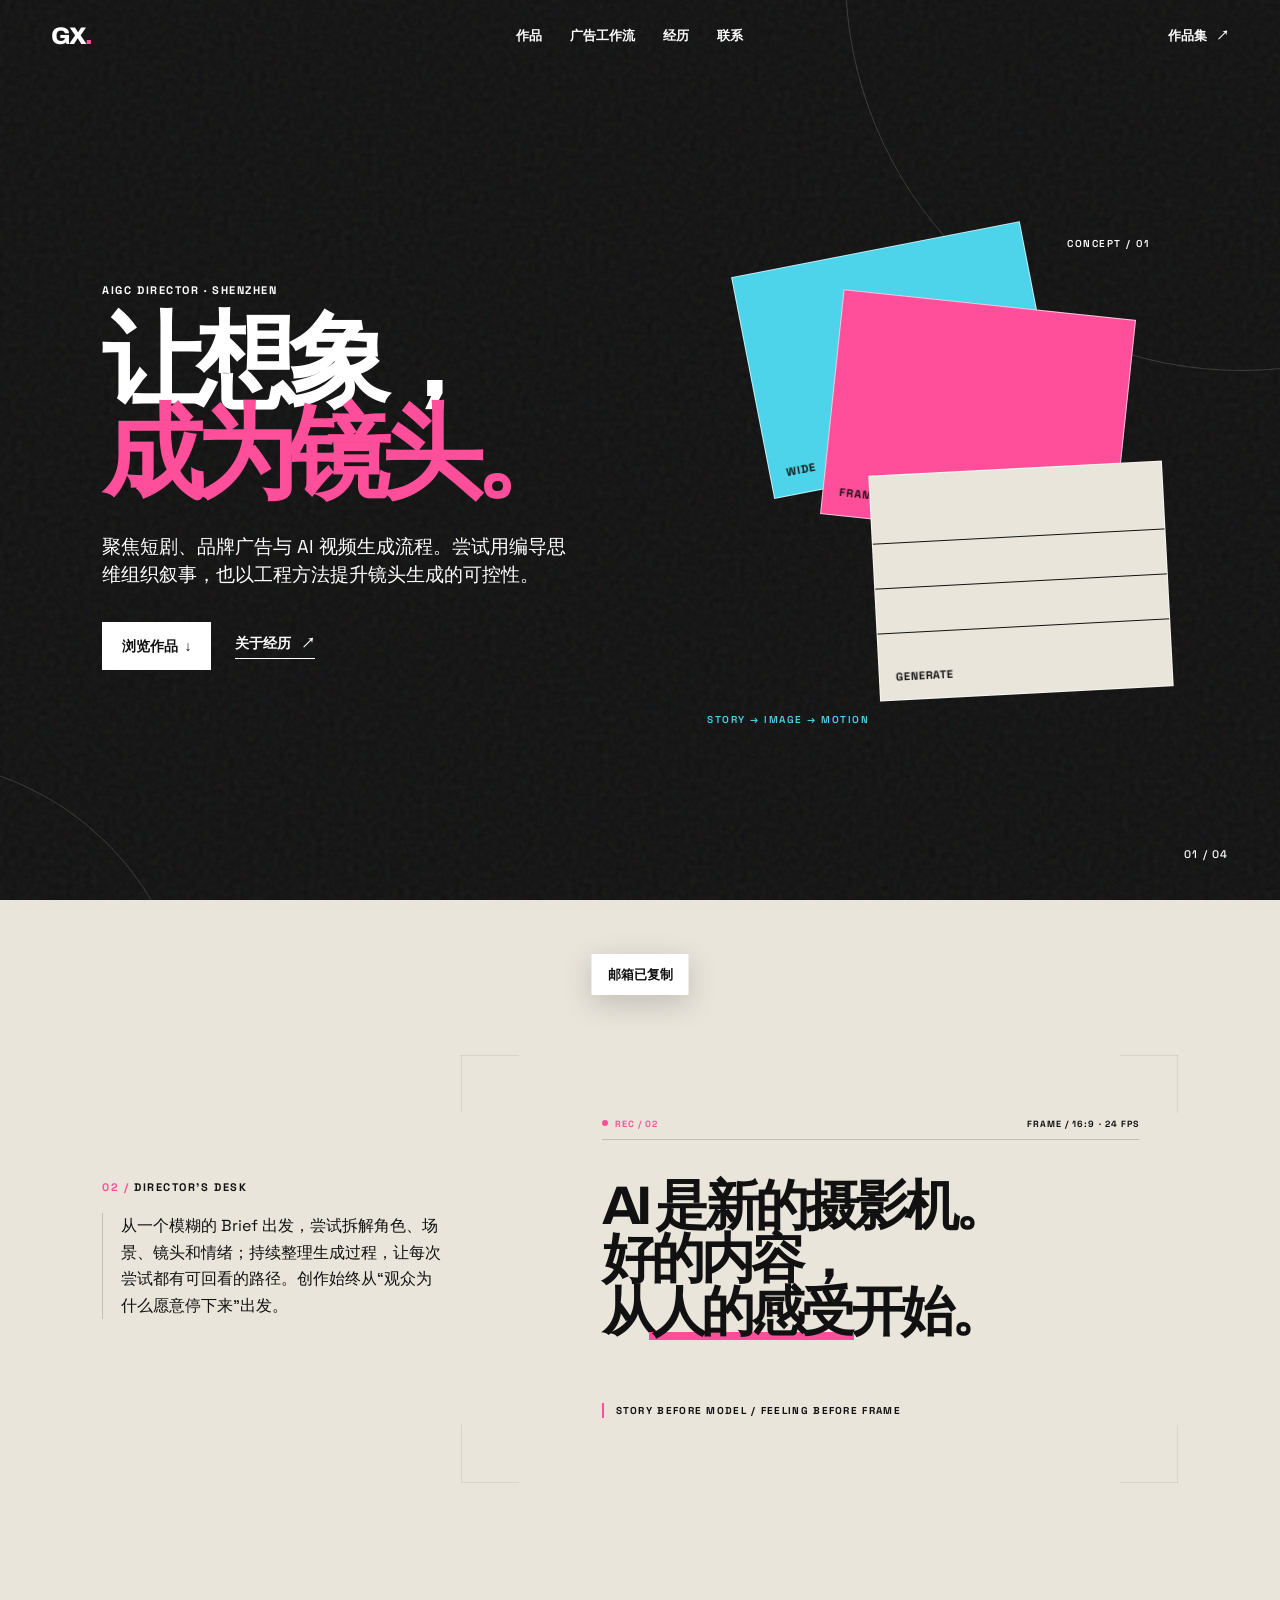
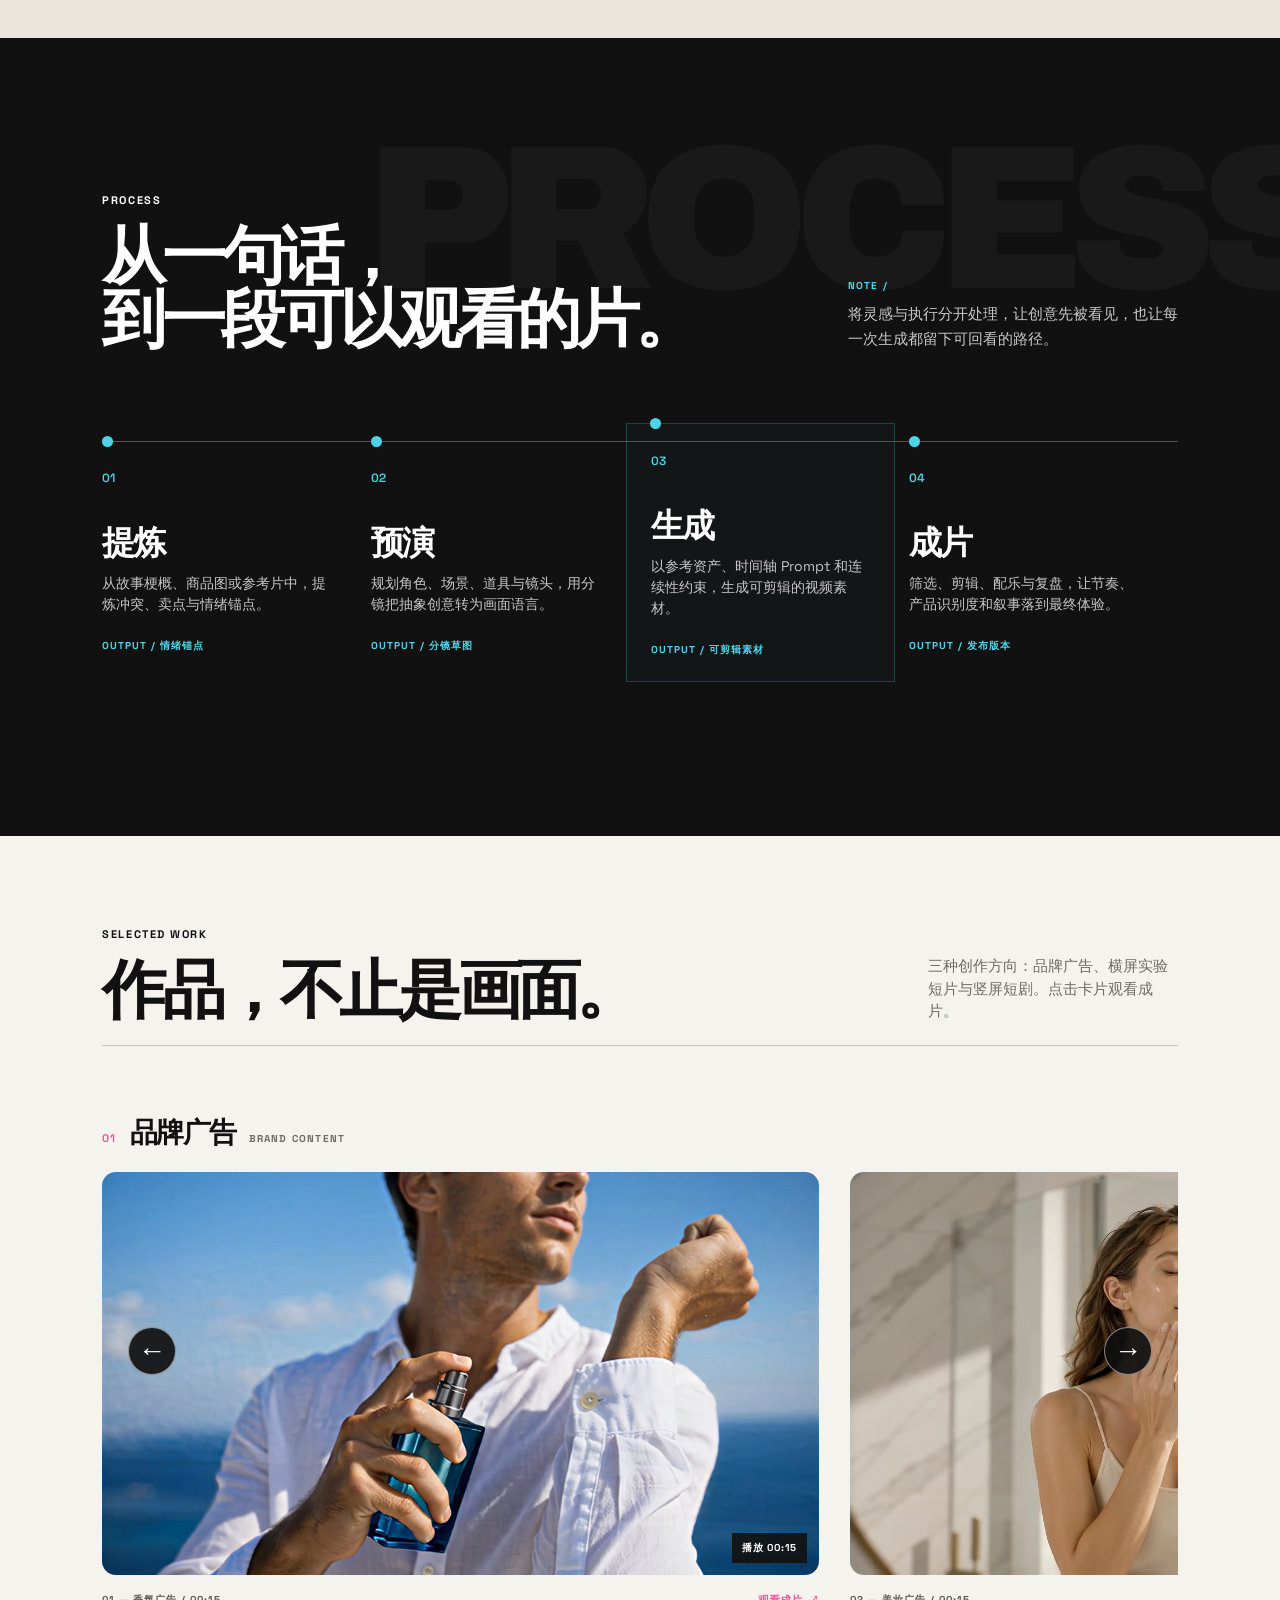
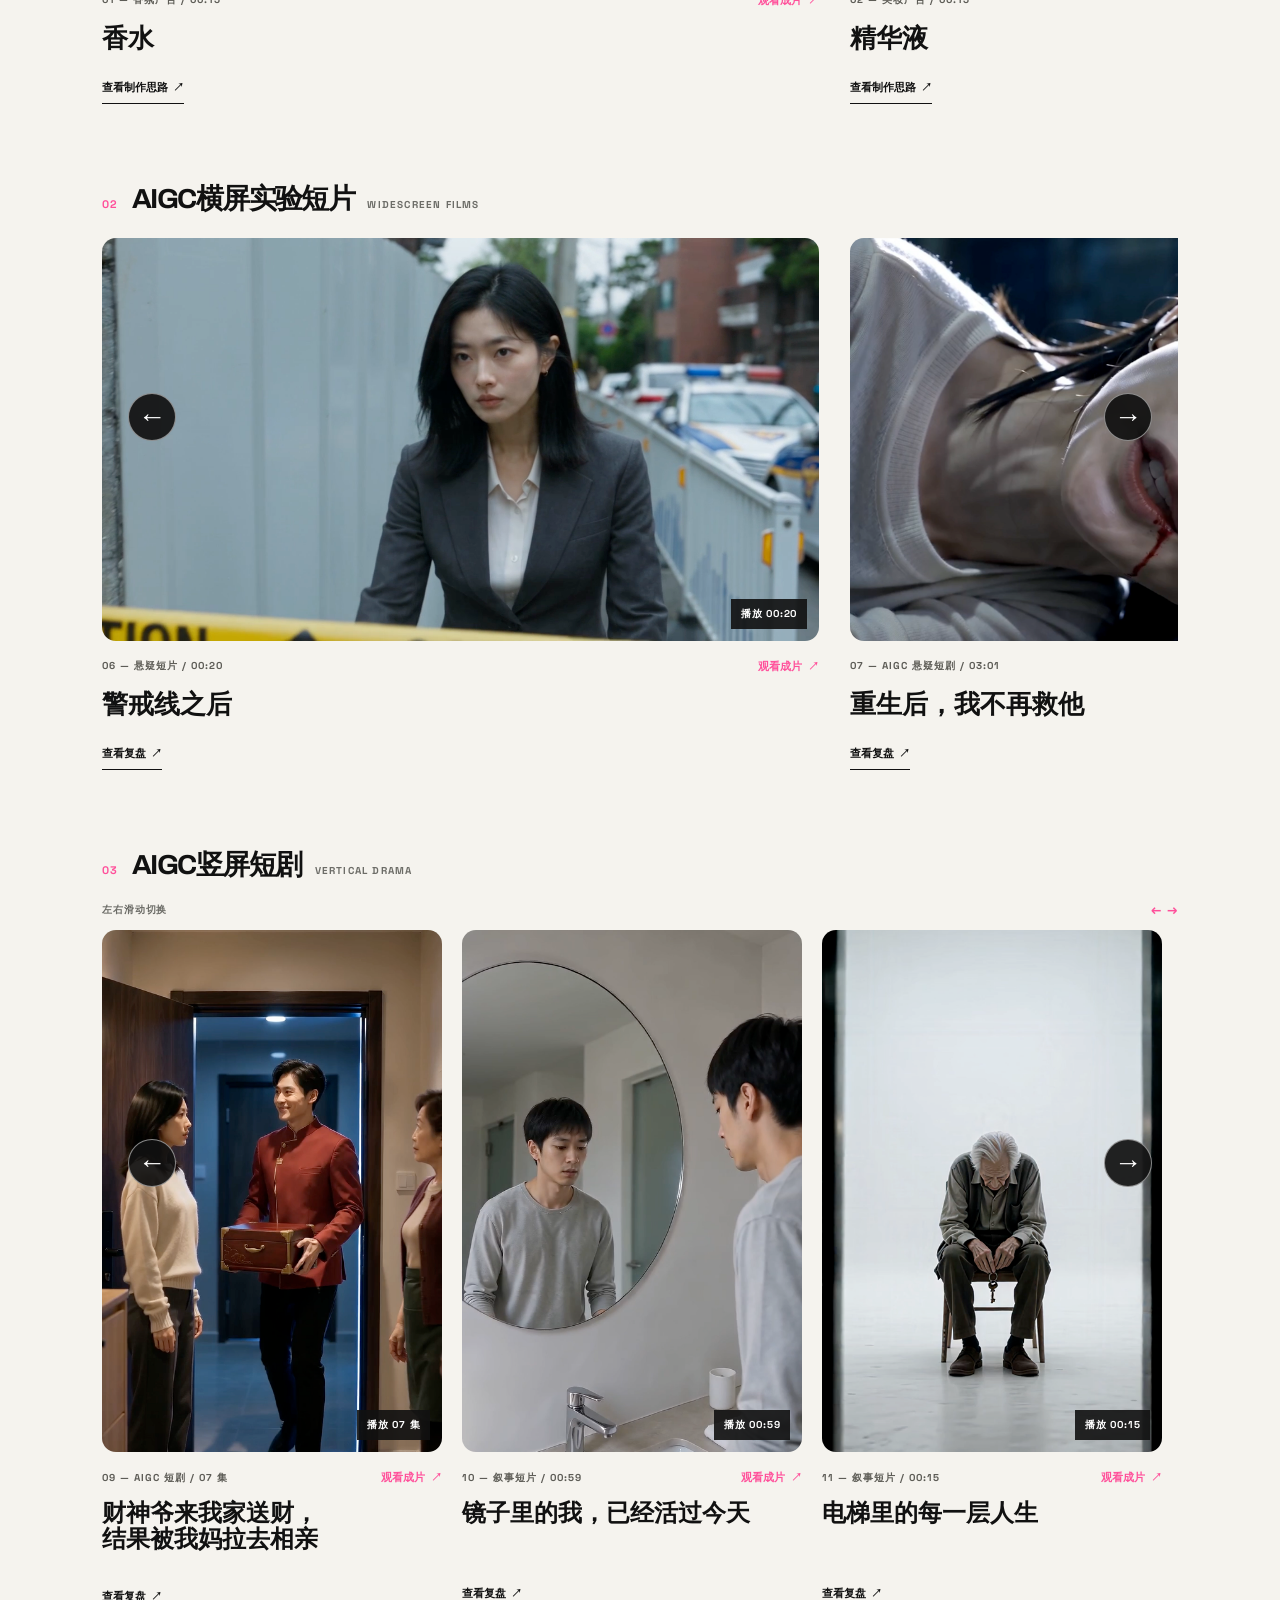
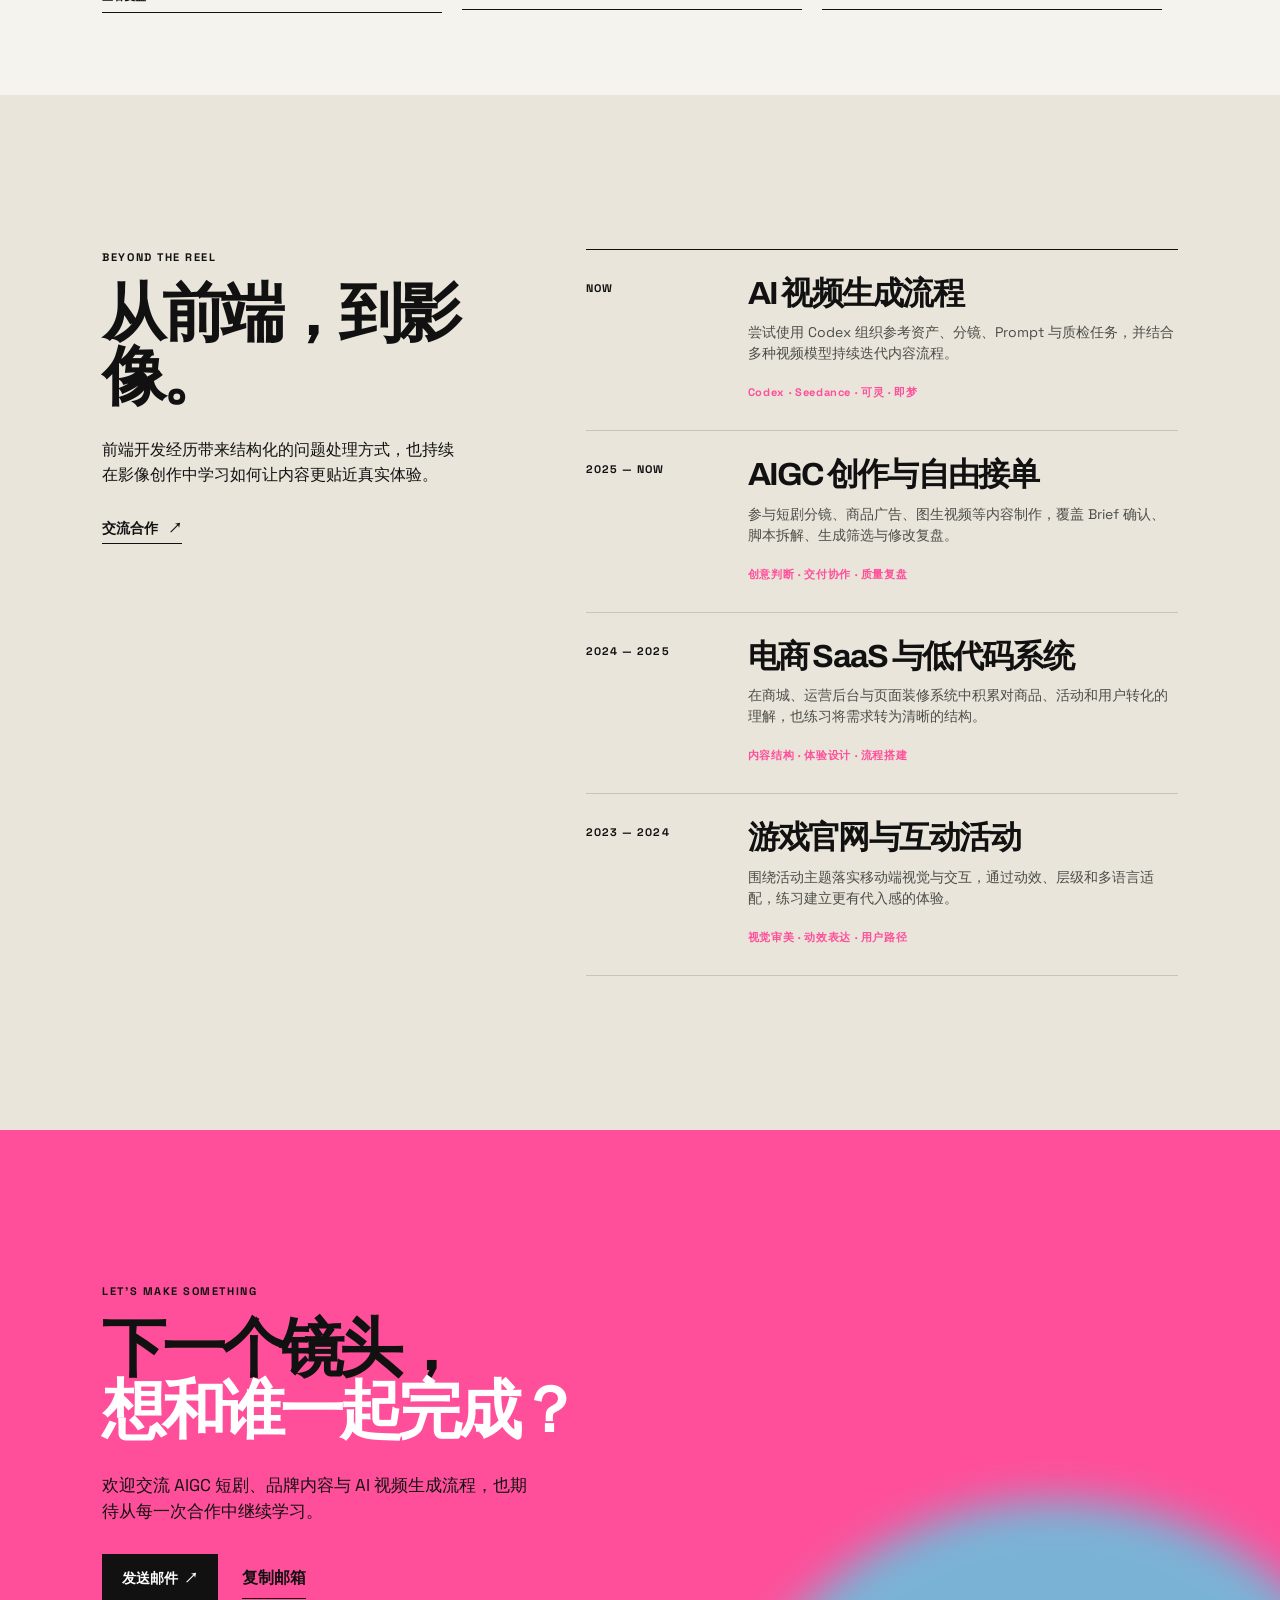
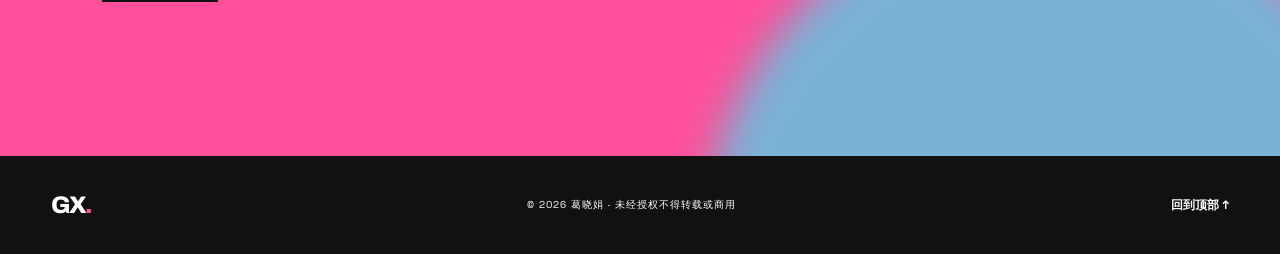
<file: index.html>
<!doctype html>
<html lang="zh-CN">
  <head>
    <meta charset="UTF-8" />
    <meta name="viewport" content="width=device-width, initial-scale=1.0" />
    <meta name="description" content="葛晓娟的 AIGC 编导与 AI 视频作品集" />
    <title>葛晓娟 · AIGC 编导</title>
    <link rel="preconnect" href="https://fonts.googleapis.com" />
    <link rel="preconnect" href="https://fonts.gstatic.com" crossorigin />
    <link href="https://fonts.googleapis.com/css2?family=Archivo:wght@400;500;600;700;800;900&family=Space+Grotesk:wght@400;500;600;700&display=swap" rel="stylesheet" />
    <link rel="stylesheet" href="styles.css" />
  </head>
  <body>
    <div class="scroll-progress" aria-hidden="true"><span></span></div>
    <a class="skip-link" href="#main">跳至主要内容</a>

    <header class="site-header">
      <a class="brand" href="#top" aria-label="返回首页">GX<span>.</span></a>
      <nav aria-label="主导航">
        <a href="#work">作品</a>
        <a href="ad-workflow.html">广告工作流</a>
        <a href="#about">经历</a>
        <a href="#contact">联系</a>
      </nav>
      <a class="header-cta" href="#work">作品集 <span aria-hidden="true">&#x2197;&#xFE0E;</span></a>
    </header>

    <main id="main">
      <section class="hero" id="top" aria-labelledby="hero-title">
        <div class="hero-noise" aria-hidden="true"></div>
        <div class="hero-orbit orbit-one" aria-hidden="true"></div>
        <div class="hero-orbit orbit-two" aria-hidden="true"></div>
        <div class="hero-copy">
          <p class="eyebrow">AIGC DIRECTOR · SHENZHEN</p>
          <h1 id="hero-title">让想象，<br /><em>成为镜头。</em></h1>
          <p class="hero-intro">聚焦短剧、品牌广告与 AI 视频生成流程。尝试用编导思维组织叙事，也以工程方法提升镜头生成的可控性。</p>
          <div class="hero-actions">
            <a class="button button-light" href="#work">浏览作品 <span aria-hidden="true">↓</span></a>
            <a class="text-link" href="#about">关于经历 <span aria-hidden="true">&#x2197;&#xFE0E;</span></a>
          </div>
        </div>
        <div class="hero-art reveal" aria-label="抽象视频生成流程视觉图">
          <div class="art-label top-label">CONCEPT / 01</div>
          <div class="art-screen screen-back"><span>WIDE</span></div>
          <div class="art-screen screen-mid"><span>FRAME</span></div>
          <div class="art-screen screen-front">
            <div class="screen-line line-a"></div><div class="screen-line line-b"></div><div class="screen-line line-c"></div>
            <span>GENERATE</span>
          </div>
          <div class="art-label bottom-label">STORY → IMAGE → MOTION</div>
        </div>
        <p class="hero-index" aria-hidden="true">01 / 04</p>
      </section>

      <section class="statement section-pad" aria-labelledby="statement-title">
        <div class="statement-notes">
          <p class="section-kicker"><span>02 /</span> DIRECTOR'S DESK</p>
          <p class="statement-copy">从一个模糊的 Brief 出发，尝试拆解角色、场景、镜头和情绪；持续整理生成过程，让每次尝试都有可回看的路径。创作始终从“观众为什么愿意停下来”出发。</p>
        </div>
        <div class="statement-headline">
          <div class="statement-monitor" aria-hidden="true"><span>REC / 02</span><span>FRAME / 16:9 · 24 FPS</span></div>
          <h2 id="statement-title">AI 是新的摄影机。<br />好的内容，<br />从<strong>人的感受</strong>开始。</h2>
          <p class="statement-manifesto">STORY BEFORE MODEL / FEELING BEFORE FRAME</p>
        </div>
      </section>

      <section class="process section-pad" aria-labelledby="process-title">
        <div class="section-heading"><div><p class="section-kicker">PROCESS</p><h2 id="process-title">从一句话，<br />到一段可以观看的片。</h2></div><p>将灵感与执行分开处理，让创意先被看见，也让每一次生成都留下可回看的路径。</p></div>
        <ol class="process-grid">
          <li><span>01</span><h3>提炼</h3><p>从故事梗概、商品图或参考片中，提炼冲突、卖点与情绪锚点。</p><p class="process-output">OUTPUT / 情绪锚点</p></li>
          <li><span>02</span><h3>预演</h3><p>规划角色、场景、道具与镜头，用分镜把抽象创意转为画面语言。</p><p class="process-output">OUTPUT / 分镜草图</p></li>
          <li class="process-emphasis"><span>03</span><h3>生成</h3><p>以参考资产、时间轴 Prompt 和连续性约束，生成可剪辑的视频素材。</p><p class="process-output">OUTPUT / 可剪辑素材</p></li>
          <li><span>04</span><h3>成片</h3><p>筛选、剪辑、配乐与复盘，让节奏、产品识别度和叙事落到最终体验。</p><p class="process-output">OUTPUT / 发布版本</p></li>
        </ol>
      </section>

      <section class="work section-pad" id="work" aria-labelledby="work-title">
        <div class="section-heading">
          <div><p class="section-kicker">SELECTED WORK</p><h2 id="work-title">作品，不止是画面。</h2></div>
          <p>三种创作方向：品牌广告、横屏实验短片与竖屏短剧。点击卡片观看成片。</p>
        </div>
        <div class="work-group" data-work-group="vertical">
          <p class="work-group-label"><span class="work-group-number">03</span><span class="work-group-title">AIGC竖屏短剧</span><span class="work-group-english">VERTICAL DRAMA</span></p>
          <div class="portrait-reel">
            <p class="reel-swipe-hint" aria-hidden="true">左右滑动切换 <span>← →</span></p>
            <button class="reel-control" type="button" data-reel-direction="-1" aria-label="查看上一支AIGC竖屏短剧">←</button>
            <div class="project-grid project-grid-portrait portrait-track" tabindex="0" aria-label="AIGC竖屏短剧横向滑动列表">
          <article class="project-card reveal" data-category="drama" data-project="fortune">
            <button class="project-open" type="button" aria-label="查看财神爷来我家送财项目详情">
              <div class="project-visual portrait"><img src="assets/posters/fortune-series.png" alt="财神爷来我家送财，结果被我妈拉去相亲海报" loading="eager" /><span class="play-badge" aria-hidden="true">播放 07 集</span></div>
              <div class="project-meta"><p>09 — AIGC 短剧 / 07 集</p><span class="view-project">观看成片 <i aria-hidden="true">&#x2197;&#xFE0E;</i></span></div>
              <h3>财神爷来我家送财，<br />结果被我妈拉去相亲</h3>
            </button>
            <button class="project-review-open" type="button" data-project="fortune" aria-label="查看财神爷来我家送财的制作思路与问题复盘">查看复盘 <i aria-hidden="true">&#x2197;&#xFE0E;</i></button>
          </article>

          <article class="project-card reveal" data-category="film" data-project="mirror">
            <button class="project-open" type="button" aria-label="查看镜子里的我已经活过今天项目详情">
              <div class="project-visual portrait"><img src="assets/posters/mirror-today.png" alt="镜子里的我，已经活过今天海报" loading="lazy" /><span class="play-badge" aria-hidden="true">播放 00:59</span></div>
              <div class="project-meta"><p>10 — 叙事短片 / 00:59</p><span class="view-project">观看成片 <i aria-hidden="true">&#x2197;&#xFE0E;</i></span></div>
              <h3>镜子里的我，已经活过今天</h3>
            </button>
            <button class="project-review-open" type="button" data-project="mirror" aria-label="查看镜子里的我已经活过今天的制作思路与问题复盘">查看复盘 <i aria-hidden="true">&#x2197;&#xFE0E;</i></button>
          </article>

          <article class="project-card reveal" data-category="film" data-project="elevator">
            <button class="project-open" type="button" aria-label="查看电梯里的每一层人生项目详情">
              <div class="project-visual portrait"><img src="assets/posters/elevator-life.png" alt="电梯里的每一层人生海报" loading="lazy" /><span class="play-badge" aria-hidden="true">播放 00:15</span></div>
              <div class="project-meta"><p>11 — 叙事短片 / 00:15</p><span class="view-project">观看成片 <i aria-hidden="true">&#x2197;&#xFE0E;</i></span></div>
              <h3>电梯里的每一层人生</h3>
            </button>
            <button class="project-review-open" type="button" data-project="elevator" aria-label="查看电梯里的每一层人生的制作思路与问题复盘">查看复盘 <i aria-hidden="true">&#x2197;&#xFE0E;</i></button>
          </article>
            </div>
            <button class="reel-control" type="button" data-reel-direction="1" aria-label="查看下一支AIGC竖屏短剧">→</button>
          </div>
        </div>

        <div class="work-group wide-reel-group" data-work-group="landscape">
          <p class="work-group-label"><span class="work-group-number">02</span><span class="work-group-title">AIGC横屏实验短片</span><span class="work-group-english">WIDESCREEN FILMS</span></p>
          <div class="wide-reel">
            <p class="reel-swipe-hint" aria-hidden="true">左右滑动切换 <span>← →</span></p>
            <button class="reel-control" type="button" data-reel-direction="-1" aria-label="查看上一支横屏实验短片">←</button>
            <div class="project-grid project-grid-landscape reel-track" tabindex="0" aria-label="AIGC横屏实验短片横向滑动列表">

          <article class="project-card reveal" data-category="film" data-project="cordon">
            <button class="project-open" type="button" aria-label="查看警戒线之后项目详情">
              <div class="project-visual"><img src="assets/posters/cordon-after.png" alt="警戒线之后海报" loading="lazy" /><span class="play-badge" aria-hidden="true">播放 00:20</span></div>
              <div class="project-meta"><p>06 — 悬疑短片 / 00:20</p><span class="view-project">观看成片 <i aria-hidden="true">&#x2197;&#xFE0E;</i></span></div>
              <h3>警戒线之后</h3>
            </button>
            <button class="project-review-open" type="button" data-project="cordon" aria-label="查看警戒线之后的制作思路与问题复盘">查看复盘 <i aria-hidden="true">&#x2197;&#xFE0E;</i></button>
          </article>

          <article class="project-card reveal" data-category="drama" data-project="reborn">
            <button class="project-open" type="button" aria-label="查看重生后我不再救他项目详情">
              <div class="project-visual"><img src="assets/posters/reborn-no-rescue.png" alt="重生后，我不再救他海报" loading="lazy" /><span class="play-badge" aria-hidden="true">播放 03:01</span></div>
              <div class="project-meta"><p>07 — AIGC 悬疑短剧 / 03:01</p><span class="view-project">观看成片 <i aria-hidden="true">&#x2197;&#xFE0E;</i></span></div>
              <h3>重生后，我不再救他</h3>
            </button>
            <button class="project-review-open" type="button" data-project="reborn" aria-label="查看重生后我不再救他的制作思路与问题复盘">查看复盘 <i aria-hidden="true">&#x2197;&#xFE0E;</i></button>
          </article>

          <article class="project-card reveal" data-category="experimental" data-project="eclipse">
            <button class="project-open" type="button" aria-label="查看日蚀丛林项目详情">
              <div class="project-visual"><img src="assets/posters/worlds-between.png" alt="日蚀丛林海报" loading="lazy" /><span class="play-badge" aria-hidden="true">播放 00:30</span></div>
              <div class="project-meta"><p>08 — 视觉实验 / 00:30</p><span class="view-project">观看成片 <i aria-hidden="true">&#x2197;&#xFE0E;</i></span></div>
              <h3>日蚀丛林</h3>
            </button>
            <button class="project-review-open" type="button" data-project="eclipse" aria-label="查看日蚀丛林的制作思路与问题复盘">查看复盘 <i aria-hidden="true">&#x2197;&#xFE0E;</i></button>
          </article>
            </div>
            <button class="reel-control" type="button" data-reel-direction="1" aria-label="查看下一支横屏实验短片">→</button>
          </div>
        </div>

        <div class="work-group wide-reel-group" id="ad-work" data-work-group="brands">
          <p class="work-group-label"><span class="work-group-number">01</span><span class="work-group-title">品牌广告</span><span class="work-group-english">BRAND CONTENT</span></p>
          <div class="wide-reel">
            <p class="reel-swipe-hint" aria-hidden="true">左右滑动切换 <span>← →</span></p>
            <button class="reel-control" type="button" data-reel-direction="-1" aria-label="查看上一支品牌广告">←</button>
            <div class="project-grid project-grid-landscape reel-track" tabindex="0" aria-label="品牌广告横向滑动列表">
          <article class="project-card reveal" data-category="ad" data-project="fragrance">
            <button class="project-open" type="button" aria-label="查看香水广告项目详情">
              <div class="project-visual"><img src="assets/posters/fragrance.png" alt="香水广告海报" loading="lazy" /><span class="play-badge" aria-hidden="true">播放 00:15</span></div>
              <div class="project-meta"><p>01 — 香氛广告 / 00:15</p><span class="view-project">观看成片 <i aria-hidden="true">&#x2197;&#xFE0E;</i></span></div>
              <h3>香水</h3>
            </button>
            <a class="project-workflow-link" href="ad-workflow.html" aria-label="查看广告工作流">查看制作思路 <i aria-hidden="true">&#x2197;&#xFE0E;</i></a>
          </article>

          <article class="project-card reveal" data-category="ad" data-project="serum">
            <button class="project-open" type="button" aria-label="查看精华液广告项目详情">
              <div class="project-visual"><img src="assets/posters/serum.png" alt="精华液广告海报" loading="lazy" /><span class="play-badge" aria-hidden="true">播放 00:15</span></div>
              <div class="project-meta"><p>02 — 美妆广告 / 00:15</p><span class="view-project">观看成片 <i aria-hidden="true">&#x2197;&#xFE0E;</i></span></div>
              <h3>精华液</h3>
            </button>
            <a class="project-workflow-link" href="ad-workflow.html" aria-label="查看广告工作流">查看制作思路 <i aria-hidden="true">&#x2197;&#xFE0E;</i></a>
          </article>

          <article class="project-card reveal" data-category="ad" data-project="drink">
            <button class="project-open" type="button" aria-label="查看饮料广告项目详情">
              <div class="project-visual"><img src="assets/posters/drink.png" alt="饮料广告海报" loading="lazy" /><span class="play-badge" aria-hidden="true">播放 00:15</span></div>
              <div class="project-meta"><p>03 — 食品广告 / 00:15</p><span class="view-project">观看成片 <i aria-hidden="true">&#x2197;&#xFE0E;</i></span></div>
              <h3>饮料</h3>
            </button>
            <a class="project-workflow-link" href="ad-workflow.html" aria-label="查看广告工作流">查看制作思路 <i aria-hidden="true">&#x2197;&#xFE0E;</i></a>
          </article>

          <article class="project-card reveal" data-category="ad" data-project="glass">
            <button class="project-open" type="button" aria-label="查看杯子广告项目详情">
              <div class="project-visual"><img src="assets/posters/glass.png" alt="杯子广告海报" loading="lazy" /><span class="play-badge" aria-hidden="true">播放 00:15</span></div>
              <div class="project-meta"><p>04 — 日用广告 / 00:15</p><span class="view-project">观看成片 <i aria-hidden="true">&#x2197;&#xFE0E;</i></span></div>
              <h3>杯子</h3>
            </button>
            <a class="project-workflow-link" href="ad-workflow.html" aria-label="查看广告工作流">查看制作思路 <i aria-hidden="true">&#x2197;&#xFE0E;</i></a>
          </article>

          <article class="project-card reveal" data-category="ad" data-project="scoop">
            <button class="project-open" type="button" aria-label="查看铲子广告项目详情">
              <div class="project-visual"><img src="assets/posters/scoop.png" alt="铲子广告海报" loading="lazy" /><span class="play-badge" aria-hidden="true">播放 00:15</span></div>
              <div class="project-meta"><p>05 — 日用广告 / 00:15</p><span class="view-project">观看成片 <i aria-hidden="true">&#x2197;&#xFE0E;</i></span></div>
              <h3>铲子</h3>
            </button>
            <a class="project-workflow-link" href="ad-workflow.html" aria-label="查看广告工作流">查看制作思路 <i aria-hidden="true">&#x2197;&#xFE0E;</i></a>
          </article>
            </div>
            <button class="reel-control" type="button" data-reel-direction="1" aria-label="查看下一支品牌广告">→</button>
          </div>
        </div>
      </section>

      <section class="about section-pad" id="about" aria-labelledby="about-title">
        <div class="about-sticky"><p class="section-kicker">BEYOND THE REEL</p><h2 id="about-title">从前端，到影像。</h2><p>前端开发经历带来结构化的问题处理方式，也持续在影像创作中学习如何让内容更贴近真实体验。</p><a class="text-link dark-link" href="#contact">交流合作 <span aria-hidden="true">&#x2197;&#xFE0E;</span></a></div>
        <div class="experience-list">
          <article class="experience-item"><p class="experience-year">NOW</p><div><h3>AI 视频生成流程</h3><p>尝试使用 Codex 组织参考资产、分镜、Prompt 与质检任务，并结合多种视频模型持续迭代内容流程。</p><span>Codex · Seedance · 可灵 · 即梦</span></div></article>
          <article class="experience-item"><p class="experience-year">2025 — NOW</p><div><h3>AIGC 创作与自由接单</h3><p>参与短剧分镜、商品广告、图生视频等内容制作，覆盖 Brief 确认、脚本拆解、生成筛选与修改复盘。</p><span>创意判断 · 交付协作 · 质量复盘</span></div></article>
          <article class="experience-item"><p class="experience-year">2024 — 2025</p><div><h3>电商 SaaS 与低代码系统</h3><p>在商城、运营后台与页面装修系统中积累对商品、活动和用户转化的理解，也练习将需求转为清晰的结构。</p><span>内容结构 · 体验设计 · 流程搭建</span></div></article>
          <article class="experience-item"><p class="experience-year">2023 — 2024</p><div><h3>游戏官网与互动活动</h3><p>围绕活动主题落实移动端视觉与交互，通过动效、层级和多语言适配，练习建立更有代入感的体验。</p><span>视觉审美 · 动效表达 · 用户路径</span></div></article>
        </div>
      </section>

      <section class="contact" id="contact" aria-labelledby="contact-title">
        <div class="contact-light" aria-hidden="true"></div>
        <p class="section-kicker">LET'S MAKE SOMETHING</p>
        <h2 id="contact-title">下一个镜头，<br /><em>想和谁一起完成？</em></h2>
        <p>欢迎交流 AIGC 短剧、品牌内容与 AI 视频生成流程，也期待从每一次合作中继续学习。</p>
        <div class="contact-actions"><a class="button button-dark" href="mailto:JUJUUOO@163.com">发送邮件 <span aria-hidden="true">&#x2197;&#xFE0E;</span></a><button class="copy-email" type="button" data-email="JUJUUOO@163.com">复制邮箱</button></div>
      </section>
    </main>

    <footer><a class="brand" href="#top" aria-label="返回顶部">GX<span>.</span></a><p>© 2026 葛晓娟 · 未经授权不得转载或商用</p><a href="#top">回到顶部 <span aria-hidden="true">↑</span></a></footer>

    <dialog class="project-dialog" aria-labelledby="dialog-title">
      <button class="dialog-close" type="button" aria-label="关闭项目详情">×</button>
      <div class="dialog-media"><video class="dialog-video" controls controlsList="nodownload noremoteplayback" disablePictureInPicture disableRemotePlayback playsinline preload="metadata"></video></div>
      <div class="dialog-content"><p class="dialog-type"></p><h2 id="dialog-title"></h2><p class="dialog-intro"></p><div class="episode-picker" aria-label="选择短剧集数" hidden></div><div class="dialog-grid"><div><h3>参与环节</h3><p class="dialog-role"></p></div><div><h3>创作尝试</h3><p class="dialog-focus"></p></div></div></div>
    </dialog>
    <dialog class="review-dialog" aria-labelledby="review-title">
      <button class="review-close" type="button" aria-label="关闭制作复盘">×</button>
      <div class="review-content"><p class="review-type"></p><h2 id="review-title"></h2><p class="review-intro"></p><div class="review-grid"><section><p class="review-label">制作思路</p><ul class="review-approach"></ul></section><section><p class="review-label">问题与处理</p><ul class="review-challenges"></ul></section></div><section class="review-reflection"><p class="review-label">复盘后的改法</p><ul class="review-reflection-list"></ul></section></div>
    </dialog>
    <div class="toast" role="status" aria-live="polite">邮箱已复制</div>
    <script src="script.js"></script>
  </body>
</html>
</file>
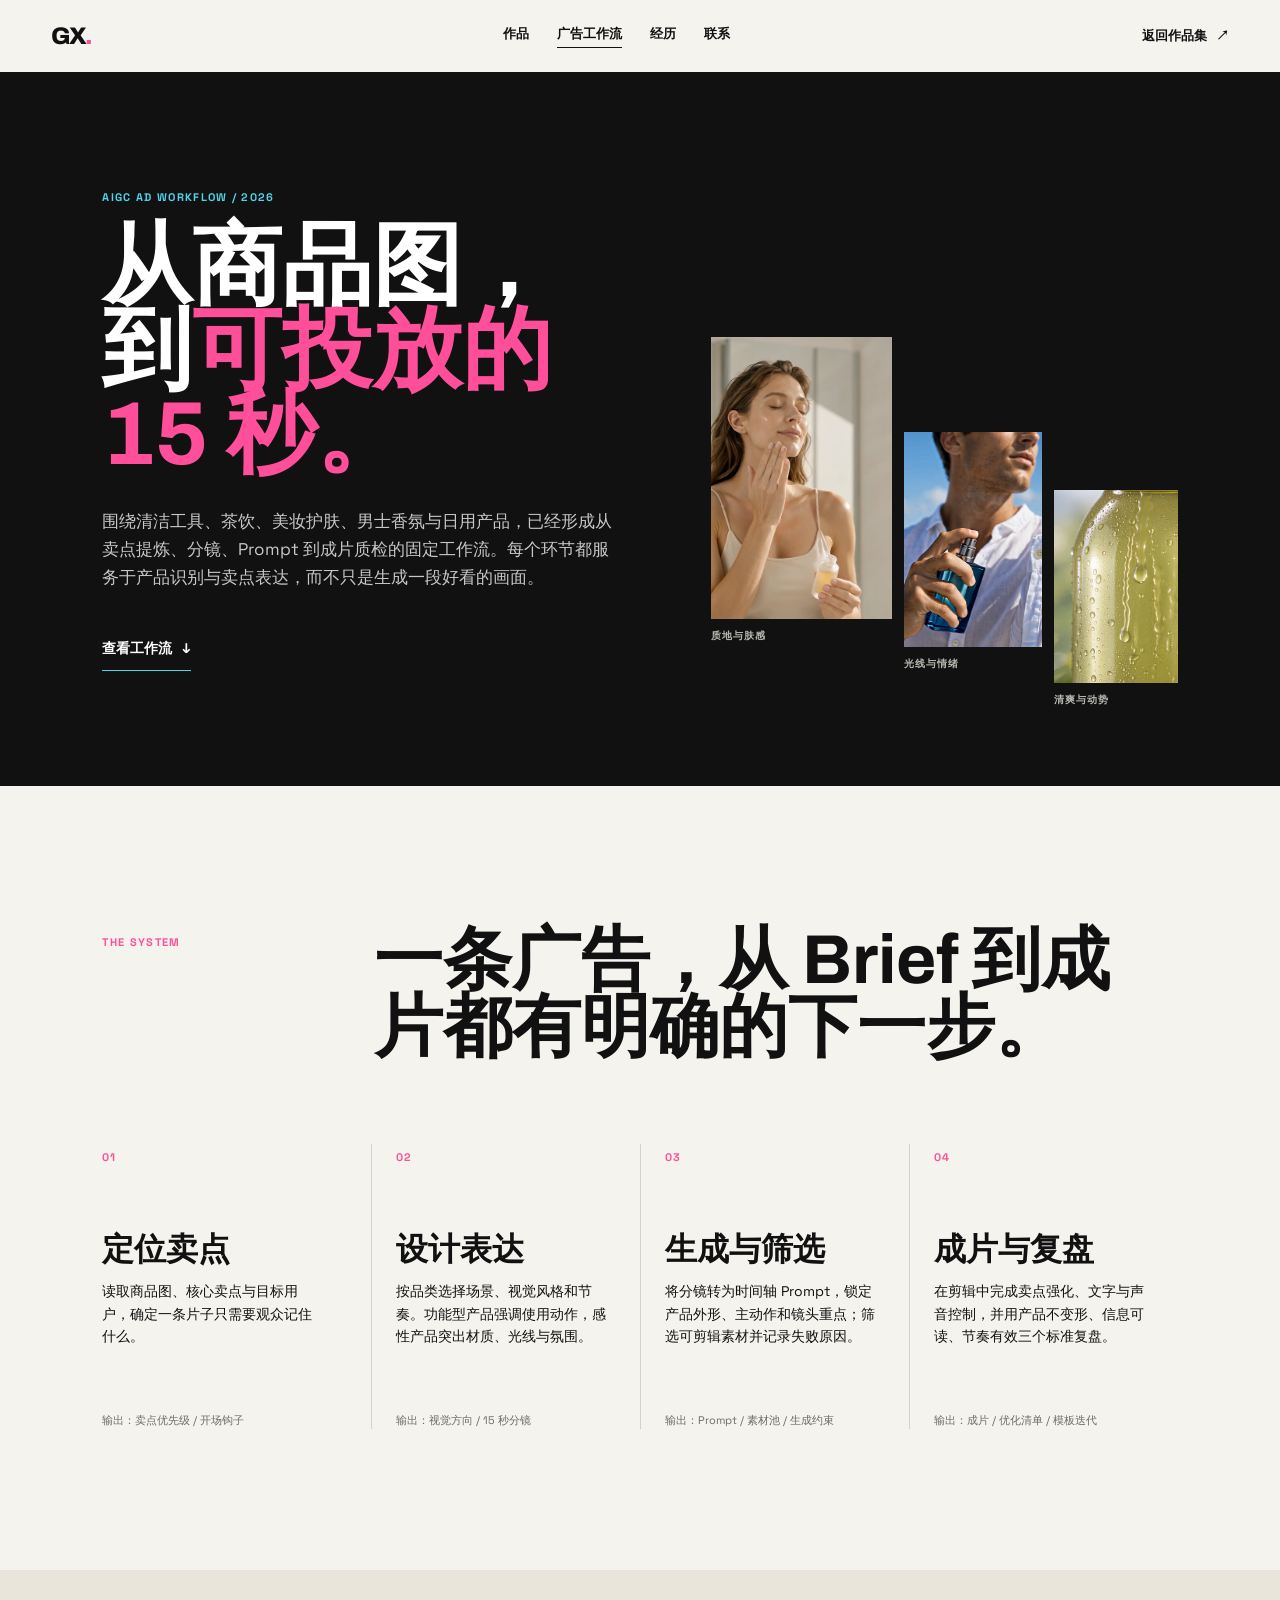
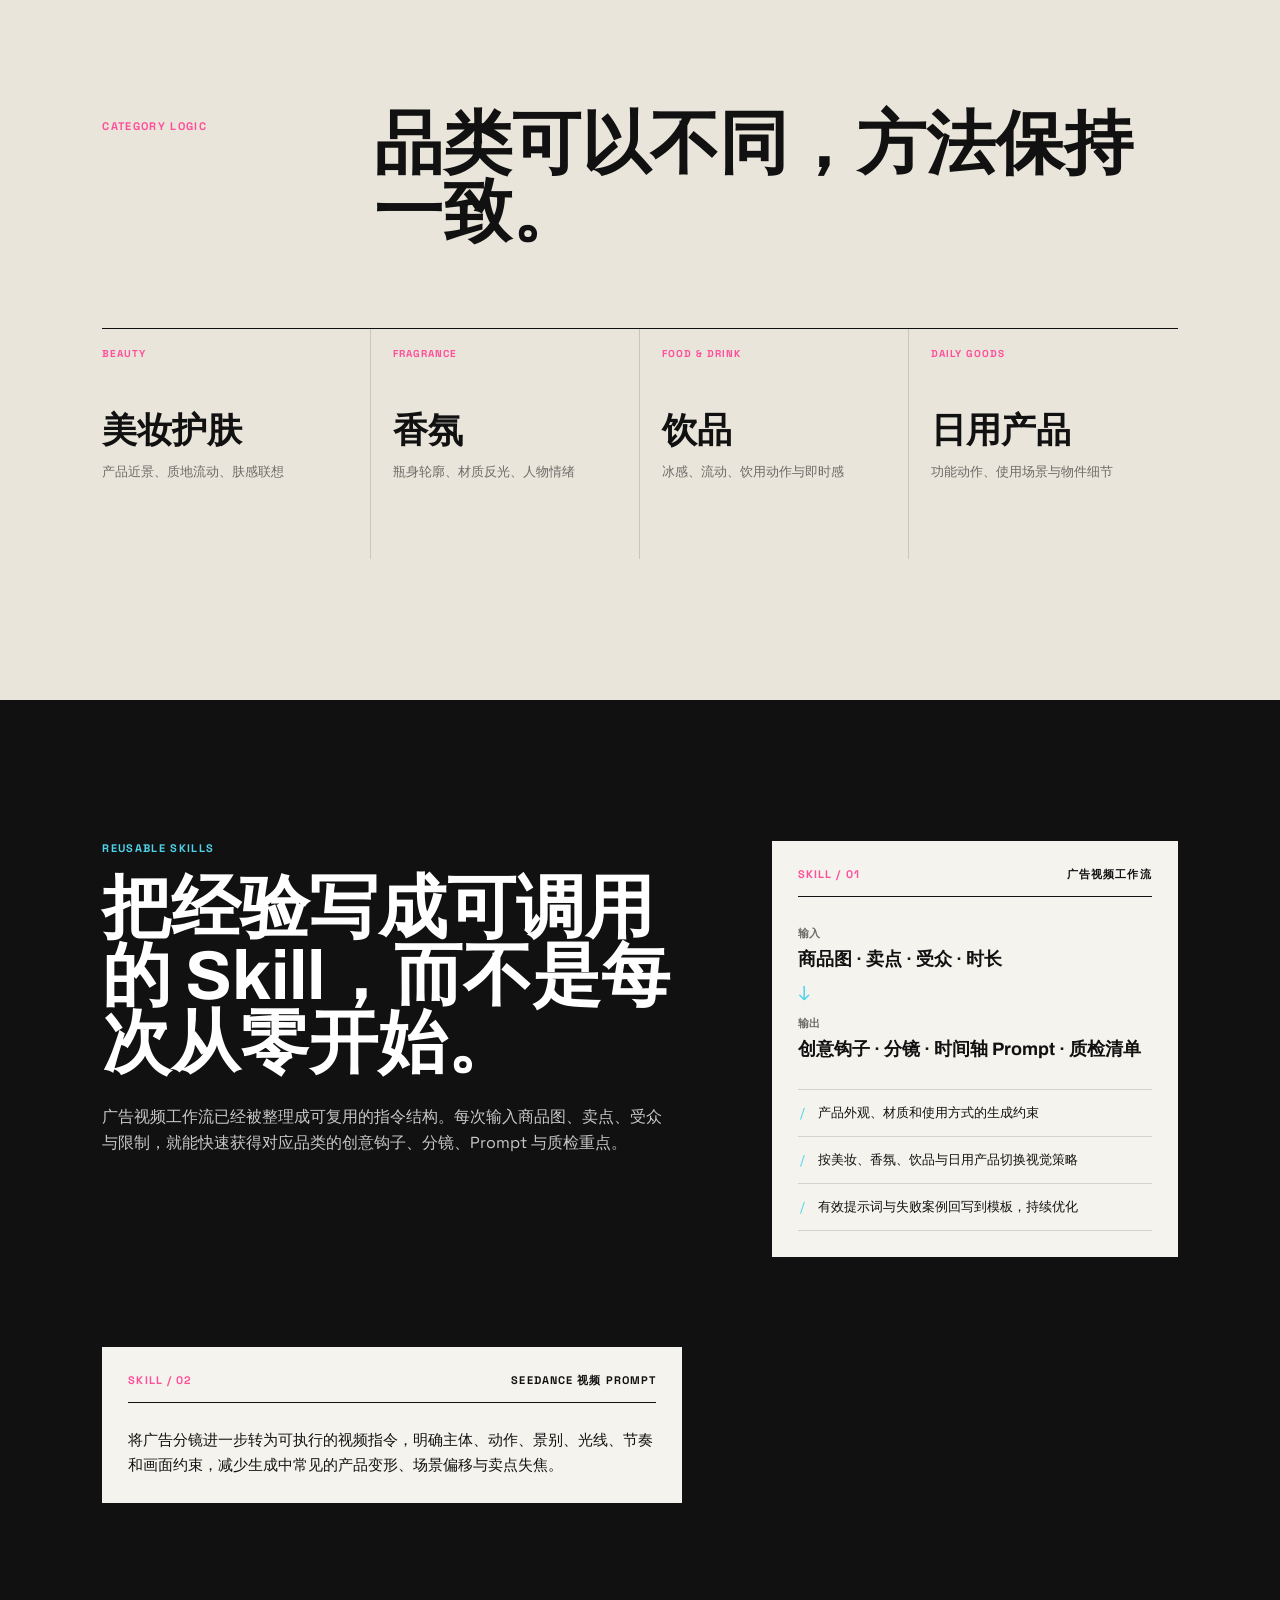
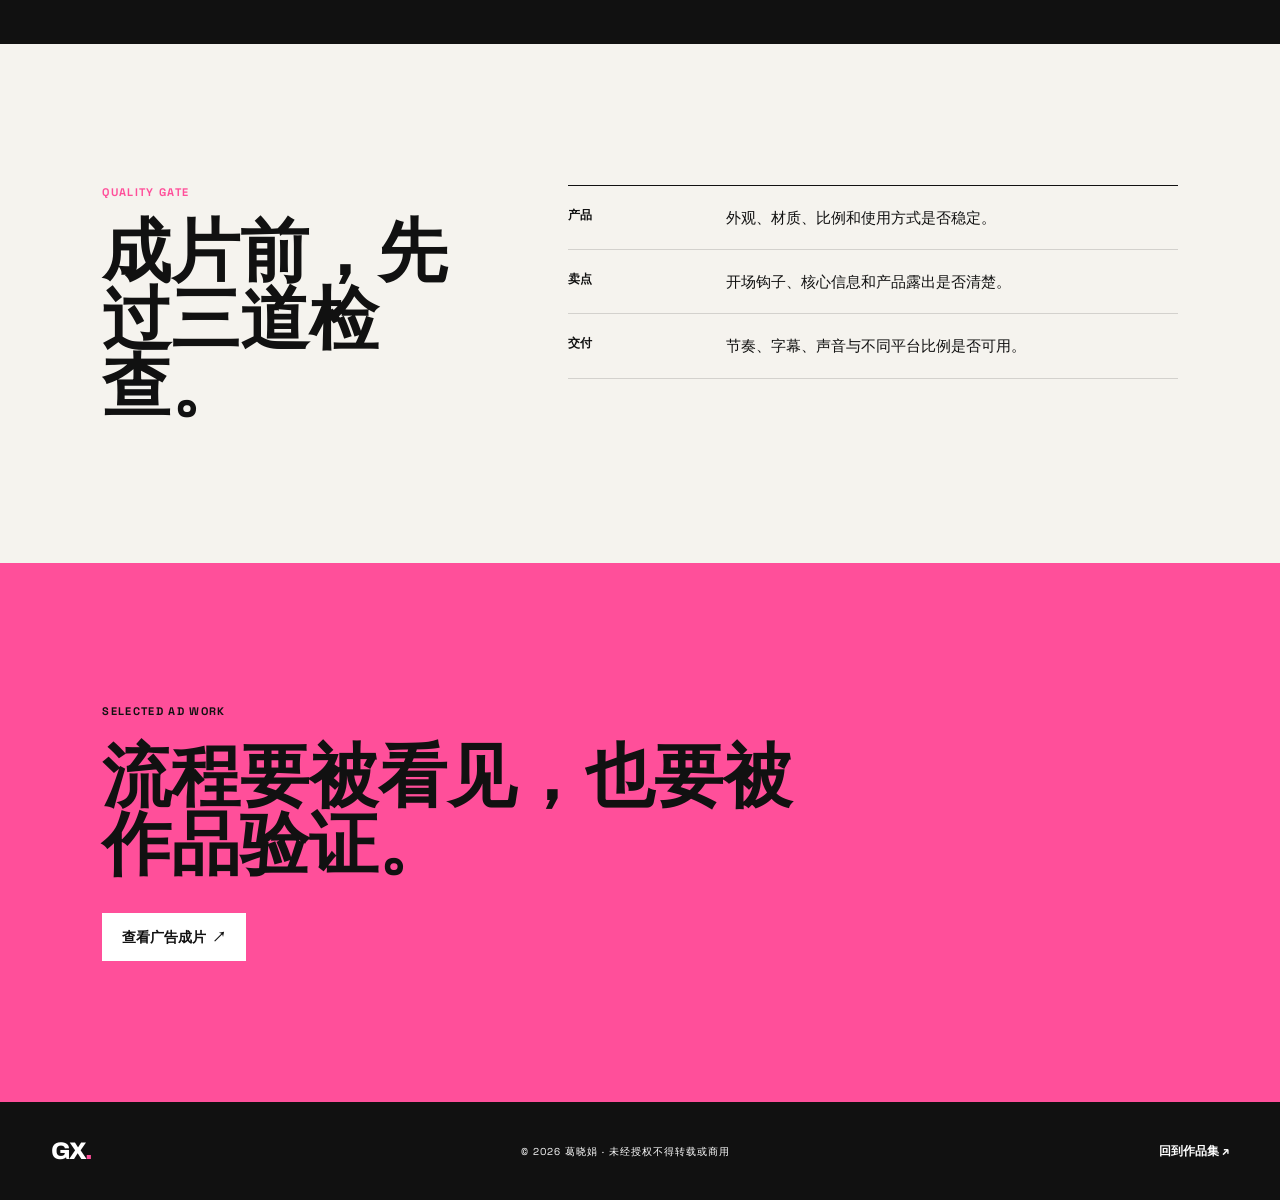
<file: ad-workflow.html>
<!doctype html>
<html lang="zh-CN">
  <head>
    <meta charset="UTF-8" />
    <meta name="viewport" content="width=device-width, initial-scale=1.0" />
    <meta name="description" content="葛晓娟的 AIGC 广告视频工作流" />
    <title>广告视频工作流 · 葛晓娟</title>
    <link rel="preconnect" href="https://fonts.googleapis.com" />
    <link rel="preconnect" href="https://fonts.gstatic.com" crossorigin />
    <link href="https://fonts.googleapis.com/css2?family=Archivo:wght@400;500;600;700;800;900&family=Space+Grotesk:wght@400;500;600;700&display=swap" rel="stylesheet" />
    <link rel="stylesheet" href="styles.css" />
    <link rel="stylesheet" href="ad-workflow.css" />
  </head>
  <body class="workflow-page">
    <a class="skip-link" href="#main">跳至主要内容</a>
    <header class="site-header workflow-header">
      <a class="brand" href="index.html#top" aria-label="返回作品集首页">GX<span>.</span></a>
      <nav aria-label="主导航">
        <a href="index.html#work">作品</a>
        <a aria-current="page" href="#workflow">广告工作流</a>
        <a href="index.html#about">经历</a>
        <a href="index.html#contact">联系</a>
      </nav>
      <a class="header-cta" href="index.html#work">返回作品集 <span aria-hidden="true">&#x2197;&#xFE0E;</span></a>
    </header>

    <main id="main">
      <section class="workflow-hero" aria-labelledby="workflow-title">
        <div class="workflow-hero-copy">
          <p class="workflow-kicker">AIGC AD WORKFLOW / 2026</p>
          <h1 id="workflow-title">从商品图，<br />到<strong>可投放的 15 秒。</strong></h1>
          <p>围绕清洁工具、茶饮、美妆护肤、男士香氛与日用产品，已经形成从卖点提炼、分镜、Prompt 到成片质检的固定工作流。每个环节都服务于产品识别与卖点表达，而不只是生成一段好看的画面。</p>
          <a class="workflow-jump" href="#workflow">查看工作流 <span aria-hidden="true">↓</span></a>
        </div>
        <div class="workflow-reel" aria-label="广告项目画面选集">
          <figure><img src="assets/posters/serum.png" alt="精华液广告画面" /><figcaption>质地与肤感</figcaption></figure>
          <figure><img src="assets/posters/fragrance.png" alt="香水广告画面" /><figcaption>光线与情绪</figcaption></figure>
          <figure><img src="assets/posters/drink.png" alt="饮料广告画面" /><figcaption>清爽与动势</figcaption></figure>
        </div>
      </section>

      <section class="workflow-overview" id="workflow" aria-labelledby="workflow-overview-title">
        <div class="workflow-heading">
          <p class="workflow-kicker">THE SYSTEM</p>
          <h2 id="workflow-overview-title">一条广告，从 Brief 到成片都有明确的下一步。</h2>
        </div>
        <ol class="workflow-steps">
          <li><span>01</span><h3>定位卖点</h3><p>读取商品图、核心卖点与目标用户，确定一条片子只需要观众记住什么。</p><small>输出：卖点优先级 / 开场钩子</small></li>
          <li><span>02</span><h3>设计表达</h3><p>按品类选择场景、视觉风格和节奏。功能型产品强调使用动作，感性产品突出材质、光线与氛围。</p><small>输出：视觉方向 / 15 秒分镜</small></li>
          <li><span>03</span><h3>生成与筛选</h3><p>将分镜转为时间轴 Prompt，锁定产品外形、主动作和镜头重点；筛选可剪辑素材并记录失败原因。</p><small>输出：Prompt / 素材池 / 生成约束</small></li>
          <li><span>04</span><h3>成片与复盘</h3><p>在剪辑中完成卖点强化、文字与声音控制，并用产品不变形、信息可读、节奏有效三个标准复盘。</p><small>输出：成片 / 优化清单 / 模板迭代</small></li>
        </ol>
      </section>

      <section class="category-system" aria-labelledby="category-title">
        <div class="workflow-heading"><p class="workflow-kicker">CATEGORY LOGIC</p><h2 id="category-title">品类可以不同，方法保持一致。</h2></div>
        <div class="category-grid">
          <article><p>BEAUTY</p><h3>美妆护肤</h3><span>产品近景、质地流动、肤感联想</span></article>
          <article><p>FRAGRANCE</p><h3>香氛</h3><span>瓶身轮廓、材质反光、人物情绪</span></article>
          <article><p>FOOD &amp; DRINK</p><h3>饮品</h3><span>冰感、流动、饮用动作与即时感</span></article>
          <article><p>DAILY GOODS</p><h3>日用产品</h3><span>功能动作、使用场景与物件细节</span></article>
        </div>
      </section>

      <section class="skill-system" aria-labelledby="skill-title">
        <div class="skill-intro"><p class="workflow-kicker">REUSABLE SKILLS</p><h2 id="skill-title">把经验写成可调用的 Skill，而不是每次从零开始。</h2><p>广告视频工作流已经被整理成可复用的指令结构。每次输入商品图、卖点、受众与限制，就能快速获得对应品类的创意钩子、分镜、Prompt 与质检重点。</p></div>
        <div class="skill-card">
          <div class="skill-card-top"><span>SKILL / 01</span><strong>广告视频工作流</strong></div>
          <div class="skill-flow"><p>输入</p><span>商品图 · 卖点 · 受众 · 时长</span><i aria-hidden="true">↓</i><p>输出</p><span>创意钩子 · 分镜 · 时间轴 Prompt · 质检清单</span></div>
          <ul><li>产品外观、材质和使用方式的生成约束</li><li>按美妆、香氛、饮品与日用产品切换视觉策略</li><li>有效提示词与失败案例回写到模板，持续优化</li></ul>
        </div>
        <div class="skill-card skill-card-secondary"><div class="skill-card-top"><span>SKILL / 02</span><strong>Seedance 视频 Prompt</strong></div><p>将广告分镜进一步转为可执行的视频指令，明确主体、动作、景别、光线、节奏和画面约束，减少生成中常见的产品变形、场景偏移与卖点失焦。</p></div>
      </section>

      <section class="workflow-check" aria-labelledby="check-title">
        <div><p class="workflow-kicker">QUALITY GATE</p><h2 id="check-title">成片前，先过三道检查。</h2></div>
        <ol><li><span>产品</span><p>外观、材质、比例和使用方式是否稳定。</p></li><li><span>卖点</span><p>开场钩子、核心信息和产品露出是否清楚。</p></li><li><span>交付</span><p>节奏、字幕、声音与不同平台比例是否可用。</p></li></ol>
      </section>

      <section class="workflow-cta" aria-labelledby="workflow-cta-title"><p class="workflow-kicker">SELECTED AD WORK</p><h2 id="workflow-cta-title">流程要被看见，也要被作品验证。</h2><a class="button button-light" href="index.html#ad-work">查看广告成片 <span aria-hidden="true">&#x2197;&#xFE0E;</span></a></section>
    </main>

    <footer><a class="brand" href="#main" aria-label="返回页面顶部">GX<span>.</span></a><p>© 2026 葛晓娟 · 未经授权不得转载或商用</p><a href="index.html#top">回到作品集 <span aria-hidden="true">&#x2197;&#xFE0E;</span></a></footer>
  </body>
</html>
</file>
<file: styles.css>
:root{--ink:#111111;--paper:#f5f3ee;--cream:#e9e5db;--pink:#ff4f9a;--blue:#4ed4ea;--muted:#6c6c67;--line:rgba(17,17,17,.15);--font-display:"Archivo",Arial,sans-serif;--font-body:"Space Grotesk",Arial,sans-serif;--header-height:72px}
*{box-sizing:border-box}
html{scroll-behavior:smooth;scroll-padding-top:92px}
body{margin:0;background:var(--paper);color:var(--ink);font-family:var(--font-body);font-size:16px;line-height:1.5}
.skip-link{position:fixed;z-index:30;top:8px;left:8px;transform:translateY(-150%);padding:10px 14px;background:#fff;color:#000}
.skip-link:focus{transform:translateY(0)}
a{color:inherit;text-decoration:none}
button{font:inherit}
.scroll-progress{position:fixed;z-index:20;inset:0 auto auto 0;width:100%;height:3px;background:transparent}
.scroll-progress span{display:block;width:0;height:100%;background:var(--pink)}
.site-header{height:var(--header-height);padding:0 clamp(22px,4vw,64px);display:flex;align-items:center;justify-content:space-between;position:absolute;z-index:10;top:0;width:100%;color:white}
.brand{font:800 24px/1 var(--font-display);letter-spacing:-.08em}
.brand span{color:var(--pink)}
nav{display:flex;gap:28px;font-size:13px;font-weight:600}
nav a,.header-cta,footer a{transition:color .2s ease}
.header-cta{font-size:13px;font-weight:600}
.header-cta span,.text-link span,.button span{font-family:Arial,sans-serif;font-variant-emoji:text;margin-left:6px}
.hero{min-height:760px;height:100svh;position:relative;overflow:hidden;background:#111;color:#fff;padding:calc(var(--header-height) + 50px) clamp(22px,8vw,130px) 70px;display:grid;grid-template-columns:minmax(0,1.1fr) minmax(320px,.9fr);align-items:center;gap:20px}
.hero-noise{position:absolute;inset:0;opacity:.2;background-image:url("data:image/svg+xml,%3Csvg viewBox='0 0 180 180' xmlns='http://www.w3.org/2000/svg'%3E%3Cfilter id='n'%3E%3CfeTurbulence type='fractalNoise' baseFrequency='.8' numOctaves='3' stitchTiles='stitch'/%3E%3C/filter%3E%3Crect width='100%25' height='100%25' filter='url(%23n)' opacity='.35'/%3E%3C/svg%3E");pointer-events:none}
.hero-copy,.hero-art{position:relative;z-index:1}
.eyebrow,.section-kicker{font-size:11px;font-weight:700;letter-spacing:.14em;margin:0 0 18px;text-transform:uppercase}
.hero h1{font:800 clamp(54px,8vw,124px)/.9 var(--font-display);letter-spacing:-.09em;margin:0;max-width:820px}
.hero h1 em,.contact h2 em{color:var(--pink);font-style:normal}
.hero-intro{font-size:clamp(16px,1.45vw,20px);line-height:1.55;max-width:480px;margin:32px 0}
.hero-actions,.contact-actions{display:flex;align-items:center;gap:24px}
.button{display:inline-flex;align-items:center;justify-content:center;min-height:48px;padding:0 19px;border:1px solid transparent;font-weight:700;font-size:14px;cursor:pointer;transition:transform .2s ease,background .2s ease,color .2s ease}
.button:hover{transform:translateY(-2px)}
.button-light{background:#fff;color:#111}
.text-link{font-size:14px;font-weight:700;border-bottom:1px solid currentColor;padding-bottom:4px}
.hero-art{--hero-shift-x:0px;--hero-shift-y:0px;height:min(58vw,520px);min-height:380px;transition:transform .65s cubic-bezier(.2,.65,.2,1)}
.art-screen{position:absolute;border:1px solid rgba(255,255,255,.65);width:62%;aspect-ratio:1.3;overflow:hidden;display:flex;align-items:flex-end;padding:16px;color:#101010;font:700 11px var(--font-body);letter-spacing:.08em}
.screen-back{left:10%;top:6%;background:var(--blue);transform:rotate(-11deg)}
.screen-mid{left:27%;top:17%;background:var(--pink);transform:rotate(6deg)}
.screen-front{right:2%;bottom:8%;background:#e9e5db;transform:rotate(-3deg)}
.screen-front span{position:relative;z-index:1}
.screen-line{position:absolute;left:0;right:0;height:1px;background:#111}
.line-a{top:30%}
.line-b{top:50%}
.line-c{top:70%}
.art-label{font:600 10px var(--font-body);letter-spacing:.15em;position:absolute}
.top-label{right:6%;top:4%}
.bottom-label{left:1%;bottom:2%;color:var(--blue)}
.hero-orbit{border:1px solid rgba(255,255,255,.16);border-radius:50%;position:absolute}
.orbit-one{width:62vw;height:62vw;right:-28vw;top:-33vw}
.orbit-two{width:45vw;height:45vw;left:-30vw;bottom:-34vw}
.hero-index{position:absolute;right:clamp(22px,4vw,64px);bottom:28px;font:500 11px var(--font-body);letter-spacing:.12em}
.section-pad{padding:clamp(80px,12vw,180px) clamp(22px,8vw,130px)}
.statement{background:var(--cream);display:grid;grid-template-columns:minmax(250px,.72fr) minmax(0,1.28fr);gap:clamp(44px,9vw,150px);min-height:82svh;align-items:center;overflow:hidden;position:relative}
.statement::before{background:linear-gradient(rgba(17,17,17,.16),rgba(17,17,17,.16)) left top/58px 1px no-repeat,linear-gradient(rgba(17,17,17,.16),rgba(17,17,17,.16)) left top/1px 58px no-repeat,linear-gradient(rgba(17,17,17,.16),rgba(17,17,17,.16)) right top/58px 1px no-repeat,linear-gradient(rgba(17,17,17,.16),rgba(17,17,17,.16)) right top/1px 58px no-repeat,linear-gradient(rgba(17,17,17,.16),rgba(17,17,17,.16)) left bottom/58px 1px no-repeat,linear-gradient(rgba(17,17,17,.16),rgba(17,17,17,.16)) left bottom/1px 58px no-repeat,linear-gradient(rgba(17,17,17,.16),rgba(17,17,17,.16)) right bottom/58px 1px no-repeat,linear-gradient(rgba(17,17,17,.16),rgba(17,17,17,.16)) right bottom/1px 58px no-repeat;content:"";height:58%;opacity:.45;pointer-events:none;position:absolute;right:clamp(24px,8vw,130px);top:21%;width:min(56vw,720px)}
.statement>*{position:relative;z-index:1}
.statement-notes{align-self:center;max-width:390px;transform:translateY(-20px)}
.statement-notes .section-kicker span{color:var(--pink)}
.statement-copy{border-left:1px solid rgba(17,17,17,.18);font-size:16px;line-height:1.65;margin:0;max-width:360px;padding-left:18px}
.statement h2,.section-heading h2,.about h2,.contact h2{font:700 clamp(34px,5vw,76px)/.98 var(--font-display);letter-spacing:-.075em;margin:0}
.statement-headline{max-width:760px;padding:clamp(26px,3vw,42px) clamp(24px,3vw,44px);position:relative}
.statement-monitor{align-items:center;border-bottom:1px solid rgba(17,17,17,.18);display:flex;font:700 9px/1 var(--font-body);justify-content:space-between;letter-spacing:.12em;margin:0 0 clamp(28px,3vw,42px);padding-bottom:10px}
.statement-monitor span:first-child{color:var(--pink)}
.statement-monitor span:first-child::before{background:currentColor;border-radius:50%;content:"";display:inline-block;height:6px;margin:0 7px 1px 0;width:6px}
.statement h2{font-size:clamp(32px,4.25vw,64px);position:relative;z-index:1}
.statement h2 strong{color:var(--ink);font-weight:inherit;position:relative;z-index:0}
.statement h2 strong::after{background:var(--pink);bottom:.02em;content:"";height:.16em;left:-3px;position:absolute;right:-3px;z-index:-1}
.statement-manifesto{border-left:2px solid var(--pink);font:700 10px/1.5 var(--font-body);letter-spacing:.13em;margin:clamp(42px,5vw,72px) 0 0;padding-left:12px}
.work{background:var(--paper);display:flex;flex-direction:column}
.work.section-pad{padding-bottom:clamp(48px,5vw,72px);padding-top:clamp(56px,7vw,104px)}
.work .section-heading{order:0}
.work .work-group[data-work-group="brands"]{margin-top:clamp(28px,3vw,48px);order:1}
.work [data-work-group="landscape"]{order:2}
.work [data-work-group="vertical"]{margin-top:clamp(48px,5vw,72px);order:3}
.work .section-heading{align-items:end;border-bottom:1px solid rgba(17,17,17,.22);column-gap:clamp(44px,8vw,150px);display:grid;grid-template-columns:minmax(0,1.55fr) minmax(250px,.45fr);margin-bottom:36px;padding-bottom:22px}
.work .section-heading>p{justify-self:end;max-width:320px}
.section-heading{display:flex;justify-content:space-between;gap:48px;align-items:end;margin-bottom:50px}
.section-heading>p{max-width:370px;color:var(--muted);font-size:15px;margin:0}
.project-grid{display:grid;grid-template-columns:repeat(2,minmax(0,1fr));gap:22px}
.project-card{transition:opacity .25s ease}
.project-card.project-feature{grid-row:span 2}
.project-open{display:block;padding:0;border:0;background:transparent;text-align:left;width:100%;cursor:pointer;color:inherit}
.project-visual{position:relative;overflow:hidden;aspect-ratio:1.16;margin-bottom:16px;background:#222;border-radius:14px}
.project-feature .project-visual{aspect-ratio:.91}
.visual-fortune{background:linear-gradient(140deg,#f5aa2e 0%,#f86031 58%,#d82470 100%);color:#20140a}
.visual-word{font:900 clamp(30px,5.1vw,78px)/.78 var(--font-display);letter-spacing:-.08em;position:absolute;left:8%;top:8%;z-index:2}
.visual-sun{position:absolute;right:-5%;top:13%;width:48%;aspect-ratio:1;background:#ffe6a0;border-radius:50%;mix-blend-mode:screen}
.visual-figure{position:absolute;bottom:-4%;width:28%;height:48%;background:#191217;border-radius:49% 49% 12% 12%}
.figure-a{left:19%;transform:rotate(12deg)}
.figure-b{right:16%;height:65%;transform:rotate(-9deg);background:#65212f}
.replace-note{position:absolute;z-index:3;bottom:13px;left:14px;right:14px;color:inherit;background:rgba(255,255,255,.58);backdrop-filter:blur(5px);font-size:10px;font-weight:600;padding:6px 8px;margin:0}
.visual-eclipse{background:linear-gradient(125deg,#2c2155,#111825 60%,#0b674d)}
.eclipse-orb{position:absolute;top:18%;left:50%;transform:translateX(-50%);width:43%;aspect-ratio:1;border-radius:50%;background:#090b10;box-shadow:0 0 0 7px #faebad,0 0 44px #faebad}
.eclipse-rings{position:absolute;inset:13%;border-radius:50%;border:1px solid rgba(255,255,255,.45);transform:rotate(-32deg) scaleY(.32)}
.jungle-lines{position:absolute;inset:0;background:repeating-linear-gradient(120deg,transparent 0 16px,rgba(102,217,173,.23) 17px 19px,transparent 20px 35px)}
.visual-brand{background:linear-gradient(140deg,#e7e1cf,#c2def3 58%,#c7ebd5)}
.bottle{position:absolute;bottom:10%;width:17%;height:59%;border:2px solid rgba(17,17,17,.5);border-radius:16px 16px 9px 9px;box-shadow:inset 0 0 20px rgba(255,255,255,.6)}
.bottle:before{content:"";position:absolute;width:42%;height:14%;left:29%;top:-14%;border:2px solid rgba(17,17,17,.5);border-bottom:0;border-radius:5px 5px 0 0}
.bottle-one{left:18%;background:#ff527f;transform:rotate(-8deg)}
.bottle-two{left:42%;height:70%;background:#feef9a;z-index:1}
.bottle-three{right:17%;background:#81d4c0;transform:rotate(8deg)}
.project-meta{align-items:center;display:flex;gap:10px;justify-content:space-between;margin-top:17px}
.project-meta p{color:#5d5c56;margin:0;font:700 10px var(--font-body);letter-spacing:.1em;text-transform:uppercase}
.view-project{color:var(--pink);font-size:11px;font-weight:700}
.view-project i{font-family:Arial,sans-serif;font-style:normal;font-variant-emoji:text;margin-left:3px;transition:transform .2s ease;display:inline-block}
.project-open:hover .view-project i{transform:translate(2px,-2px)}
.project-review-open,.project-workflow-link{align-items:center;background:transparent;border:0;border-bottom:1px solid currentColor;color:var(--ink);cursor:pointer;display:inline-flex;font-size:11px;font-weight:700;gap:5px;margin-top:20px;min-height:28px;padding:0 0 4px;text-align:left}
.project-review-open i,.project-workflow-link i{font-family:Arial,sans-serif;font-style:normal;font-variant-emoji:text;transition:transform .2s ease}
.project-review-open:hover i,.project-workflow-link:hover i{transform:translate(2px,-2px)}
.project-card h3{font:700 clamp(19px,1.85vw,29px)/1.12 var(--font-display);letter-spacing:0;margin:14px 0 12px}
.process{background:var(--ink);color:#fff;overflow:hidden;position:relative}
.process::after{color:rgba(255,255,255,.035);content:"PROCESS";font:900 clamp(90px,16vw,260px)/1 var(--font-display);letter-spacing:-.08em;pointer-events:none;position:absolute;right:-4vw;top:10%;z-index:0}
.process>*{position:relative;z-index:1}
.process .section-heading{margin-bottom:clamp(86px,7vw,112px)}
.process .section-heading>p{color:#c7c7c7;line-height:1.7;max-width:330px}
.process .section-heading>p::before{color:var(--blue);content:"NOTE /";display:block;font:700 10px/1 var(--font-body);letter-spacing:.12em;margin-bottom:10px}
.process-grid{counter-reset:process;display:grid;gap:0;grid-template-columns:repeat(4,1fr);list-style:none;margin:0;padding:0;position:relative}
.process-grid::before{background:rgba(255,255,255,.28);content:"";height:1px;left:0;position:absolute;right:0;top:0}
.process-grid li{min-height:238px;padding:24px 28px 20px 0;position:relative}
.process-grid li::before{background:var(--blue);border-radius:50%;content:"";height:11px;left:0;position:absolute;top:-5px;width:11px}
.process-grid span{color:var(--blue);font:600 12px var(--font-body)}
.process-grid h3{font:700 clamp(22px,2.6vw,37px)/1 var(--font-display);letter-spacing:-.06em;margin:38px 0 13px}
.process-grid p{font-size:14px;color:#c7c7c7;margin:0;max-width:230px}
.process-output{color:var(--blue)!important;font:700 10px/1.4 var(--font-body)!important;letter-spacing:.1em;margin-top:24px!important;text-transform:uppercase}
.process-grid .process-emphasis{background:rgba(78,212,234,.028);border:1px solid rgba(78,212,234,.22);margin:-18px 14px 0 -14px;min-height:256px;padding:24px}
.process-grid .process-emphasis::before{left:23px;top:-6px}
.about{display:grid;grid-template-columns:minmax(250px,.75fr) minmax(0,1.25fr);gap:clamp(50px,10vw,140px);background:var(--cream)}
.about-sticky{align-self:start;position:sticky;top:100px}
.about-sticky>p:not(.section-kicker){font-size:16px;line-height:1.6;max-width:370px;margin:28px 0}
.dark-link{display:inline-block}
.experience-list{border-top:1px solid var(--ink)}
.experience-item{display:grid;grid-template-columns:140px 1fr;gap:22px;border-bottom:1px solid var(--line);padding:27px 0}
.experience-year{font-size:11px;font-weight:700;letter-spacing:.1em;margin:3px 0}
.experience-item h3{font:700 clamp(21px,2.5vw,34px)/1.05 var(--font-display);letter-spacing:-.055em;margin:0}
.experience-item div>p{margin:12px 0 15px;max-width:480px;font-size:14px;color:#4d4d48}
.experience-item span{font-size:11px;font-weight:700;letter-spacing:.06em;color:var(--pink)}
.contact{background:var(--pink);padding:clamp(90px,12vw,180px) clamp(22px,8vw,130px);position:relative;overflow:hidden}
.contact>*:not(.contact-light){position:relative;z-index:1}
.contact h2{max-width:1000px}
.contact h2 em{color:#fff}
.contact>p:not(.section-kicker){max-width:440px;margin:30px 0;font-size:17px}
.contact-light{position:absolute;right:-10vw;bottom:-35vw;width:55vw;min-width:520px;aspect-ratio:1;border-radius:50%;background:var(--blue);filter:blur(20px);opacity:.75}
.button-dark{background:var(--ink);color:white}
.copy-email{border:0;border-bottom:1px solid var(--ink);padding:8px 0;background:transparent;color:var(--ink);font-weight:700;cursor:pointer}
footer{min-height:98px;padding:0 clamp(22px,4vw,64px);display:flex;align-items:center;justify-content:space-between;gap:18px;background:var(--ink);color:white}
footer p{font-size:10px;letter-spacing:.1em;margin:0}
footer>a:last-child{font-size:12px;font-weight:700}
.project-dialog{border:0;padding:0;max-width:min(880px,calc(100vw - 32px));width:100%;background:var(--paper);color:var(--ink);box-shadow:0 24px 90px rgba(0,0,0,.5)}
.project-dialog::backdrop{background:rgba(0,0,0,.75);backdrop-filter:blur(8px)}
.dialog-close,.review-close{align-items:center;appearance:none;border:1px solid rgba(255,255,255,.42);border-radius:6px;cursor:pointer;display:flex;font-family:Arial,sans-serif;font-size:26px;font-weight:400;height:40px;justify-content:center;line-height:1;padding:0;position:absolute;right:14px;top:12px;width:40px;z-index:2}
.dialog-close{background:rgba(17,17,17,.88);color:#fff}
.review-dialog{border:0;max-height:min(760px,calc(100svh - 32px));max-width:min(880px,calc(100vw - 32px));padding:0;width:100%;background:var(--paper);color:var(--ink);box-shadow:0 24px 90px rgba(0,0,0,.5)}
.review-dialog::backdrop{background:rgba(0,0,0,.75);backdrop-filter:blur(8px)}
.review-close{background:var(--paper);border-color:rgba(17,17,17,.35);color:var(--ink)}
.review-content{padding:clamp(42px,6vw,70px) clamp(26px,5vw,56px)}
.review-type{color:var(--pink);font-size:11px;font-weight:700;letter-spacing:.12em;margin:0 0 16px;text-transform:uppercase}
.review-content h2{font:700 clamp(34px,5vw,64px)/.98 var(--font-display);letter-spacing:0;margin:0;max-width:730px}
.review-intro{font-size:16px;line-height:1.6;margin:24px 0 42px;max-width:720px}
.review-grid{display:grid;grid-template-columns:1fr 1fr;gap:30px}
.review-grid section{border-top:1px solid var(--ink);padding-top:14px}
.review-label{font-size:11px;font-weight:700;letter-spacing:.1em;margin:0 0 14px;text-transform:uppercase}
.review-dialog ul{list-style:none;margin:0;padding:0}
.review-dialog li{border-top:1px solid var(--line);font-size:14px;line-height:1.6;padding:14px 0 14px 24px;position:relative}
.review-dialog li::before{color:var(--blue);content:"/";font:700 16px/1 var(--font-display);left:3px;position:absolute;top:17px}
.review-reflection{background:var(--cream);border-left:3px solid var(--pink);margin-top:30px;padding:18px 20px}
.review-reflection li{font-size:14px}
.dialog-art{height:220px;background:linear-gradient(120deg,var(--pink),var(--blue))}
.dialog-content{padding:clamp(26px,5vw,56px)}
.dialog-type{font-size:11px;font-weight:700;letter-spacing:.12em;margin:0 0 14px;text-transform:uppercase}
.dialog-content h2{font:700 clamp(30px,5vw,56px)/.98 var(--font-display);letter-spacing:-.07em;margin:0}
.dialog-intro{font-size:17px;line-height:1.55;max-width:650px;margin:22px 0 30px}
.dialog-grid{display:grid;grid-template-columns:1fr 1fr;gap:20px;border-top:1px solid var(--line);padding-top:20px}
.dialog-grid h3{font-size:11px;letter-spacing:.1em;text-transform:uppercase;margin:0 0 8px}
.dialog-grid p{font-size:14px;margin:0}
.project-link-slot{margin-top:28px;border-top:1px solid var(--ink);padding-top:14px;display:flex;gap:14px;justify-content:space-between;font-size:12px}
.dialog-link{font-weight:700;border-bottom:1px solid currentColor}
.toast{position:fixed;z-index:40;bottom:25px;left:50%;transform:translate(-50%,120px);background:#fff;color:#111;padding:11px 16px;font-size:13px;font-weight:700;box-shadow:0 8px 30px rgba(0,0,0,.18);transition:transform .25s ease}
.toast.is-visible{transform:translate(-50%,0)}
.reveal{opacity:0;transform:translateY(18px);transition:opacity .6s ease,transform .6s cubic-bezier(.2,.65,.2,1)}
.reveal.is-visible{opacity:1;transform:none}
:focus-visible{outline:3px solid var(--blue);outline-offset:4px}
.dialog-close:focus-visible,.review-close:focus-visible{outline:2px solid var(--pink);outline-offset:2px}
@keyframes screen-back-arrive{from{opacity:0;transform:translate(-36px,28px) rotate(-16deg)}to{opacity:1;transform:rotate(-11deg)}}
@keyframes screen-mid-arrive{from{opacity:0;transform:translate(32px,38px) rotate(11deg)}to{opacity:1;transform:rotate(6deg)}}
@keyframes screen-front-arrive{from{opacity:0;transform:translate(30px,42px) rotate(-8deg)}to{opacity:1;transform:rotate(-3deg)}}
.hero-art.is-visible{transform:translate3d(var(--hero-shift-x),var(--hero-shift-y),0)}
.hero-art.is-visible .screen-back{animation:screen-back-arrive .7s cubic-bezier(.2,.8,.2,1) .08s both}
.hero-art.is-visible .screen-mid{animation:screen-mid-arrive .76s cubic-bezier(.2,.8,.2,1) .18s both}
.hero-art.is-visible .screen-front{animation:screen-front-arrive .82s cubic-bezier(.2,.8,.2,1) .28s both}
@media (hover:hover){.project-card.is-visible{transition:opacity .25s ease,transform .32s cubic-bezier(.2,.65,.2,1)}.project-card.is-visible:hover{transform:translateY(-5px)}.process-grid li.is-visible{transition:opacity .6s ease,transform .35s cubic-bezier(.2,.65,.2,1)}.process-grid li.is-visible:hover{transform:translateY(-4px)}.reel-control:hover{transform:translateY(-50%) scale(1.06)}}
@media (max-width:760px){:root{--header-height:64px}
.site-header{padding:0 18px}
.site-header nav{display:flex;gap:10px;justify-content:center;white-space:nowrap;font-size:11px}
.header-cta{font-size:11px;white-space:nowrap}
.hero{min-height:710px;height:auto;padding:130px 22px 76px;grid-template-columns:1fr}
.hero-art{height:330px;min-height:0;margin-top:8px}
.hero h1{font-size:clamp(55px,16vw,78px)}
.statement,.about{grid-template-columns:1fr}
.statement{gap:42px;min-height:auto}
.statement::before{height:48%;right:18px;top:45%;width:calc(100% - 36px)}
.statement-notes{max-width:430px;transform:none}
.statement-headline{padding:24px 20px}
.statement-monitor{margin-bottom:26px}
.statement-manifesto{margin-top:36px}
.section-heading{display:block;margin-bottom:35px}
.section-heading>p{margin-top:20px}
.process .section-heading{margin-bottom:58px}
.project-grid{grid-template-columns:1fr}
.project-card.project-feature{grid-row:auto}
.project-feature .project-visual,.project-visual{aspect-ratio:1.15}
.process-grid{display:block;padding-left:24px}
.process-grid::before{bottom:0;height:auto;left:5px;right:auto;top:0;width:1px}
.process-grid li{min-height:0;padding:0 0 34px 22px}
.process-grid li::before{left:-24px;top:4px}
.process-grid h3{margin:14px 0 11px}
.process-grid .process-emphasis{margin:0 0 22px -2px;min-height:0;padding:22px 20px 22px 42px}
.process-grid .process-emphasis::before{left:20px;top:22px}
.process-output{margin-top:17px!important}
.about-sticky{position:static}
.experience-item{grid-template-columns:1fr;gap:8px}
.experience-item h3{font-size:26px}
.contact-light{right:-62vw;bottom:-20vw}
  .dialog-grid,.review-grid{grid-template-columns:1fr}
.project-link-slot{align-items:flex-start;flex-direction:column}
footer{padding:22px 18px;align-items:flex-start;flex-direction:column}
footer p{order:3}
.dialog-close,.review-close{right:10px;top:10px}
}
@media (prefers-reduced-motion:reduce){html{scroll-behavior:auto}
.reveal{opacity:1;transform:none;transition:none}
*,*::before,*::after{animation-duration:.01ms!important;animation-iteration-count:1!important;scroll-behavior:auto!important;transition-duration:.01ms!important}
}


/* Real project artwork and local playback. */
.project-visual img{display:block;width:100%;height:100%;object-fit:cover;transition:transform .45s cubic-bezier(.2,.65,.2,1),filter .3s ease}
.project-visual.portrait{aspect-ratio:9/16}
.project-feature .project-visual.portrait{aspect-ratio:9/16}
.project-open:hover .project-visual img{filter:brightness(.86);transform:scale(1.035)}
.play-badge{position:absolute;right:12px;bottom:12px;background:rgba(17,17,17,.9);color:#fff;font:700 10px var(--font-body);letter-spacing:.08em;padding:8px 10px;text-transform:uppercase}
.dialog-media{background:#090909;display:grid;max-height:min(70vh,640px);place-items:center}
.dialog-video{display:block;width:100%;max-height:min(70vh,640px);object-fit:contain}
.episode-picker{display:flex;flex-wrap:wrap;gap:8px;margin:0 0 30px}
.episode-button{min-height:40px;border:1px solid var(--line);background:transparent;color:var(--ink);cursor:pointer;font:700 12px var(--font-body);padding:0 13px;transition:background .2s ease,color .2s ease,border-color .2s ease}
.episode-button:hover,.episode-button[aria-pressed="true"]{background:var(--ink);border-color:var(--ink);color:#fff}
.project-dialog .dialog-content{padding-top:clamp(26px,5vw,56px)}
@media (max-width:760px){.project-feature .project-visual.portrait,.project-visual.portrait{aspect-ratio:9/16}.dialog-media,.dialog-video{max-height:58vh}.episode-button{min-height:44px}}

/* Keep portrait and landscape films on independent visual rhythms. */
.work-group+.work-group{margin-top:clamp(48px,5vw,72px)}
.work-group-label{align-items:baseline;display:flex;flex-wrap:wrap;gap:8px 13px;margin:0 0 24px}
.work-group-number{color:var(--pink);font:700 11px var(--font-body);letter-spacing:.1em}
.work-group-title{font:700 clamp(24px,2.15vw,34px)/1 var(--font-display);letter-spacing:-.055em}
.work-group-english{color:var(--muted);font:700 10px var(--font-body);letter-spacing:.12em}
.project-grid-portrait{align-items:start;grid-template-columns:repeat(3,minmax(0,360px));justify-content:start}
.project-grid-portrait .project-visual.portrait{aspect-ratio:9/16}
.project-grid-portrait .project-card{display:flex;flex-direction:column;min-width:0}
.project-grid-portrait .project-card h3{min-height:2.1em}
.project-grid-landscape .project-visual:not(.portrait){aspect-ratio:16/9}
.wide-reel,.portrait-reel{position:relative}
.reel-swipe-hint{display:none}
.reel-track{display:flex;gap:clamp(18px,2.4vw,34px);overflow-x:auto;overscroll-behavior-x:contain;padding:0 0 18px;scroll-behavior:smooth;scroll-snap-stop:always;scroll-snap-type:x mandatory;scrollbar-width:none;touch-action:auto}
.reel-track::-webkit-scrollbar{display:none}
.reel-track .project-card{flex:0 0 min(56vw,780px);scroll-snap-align:start}
.reel-track .project-visual:not(.portrait){aspect-ratio:16/9}
.reel-track .project-card h3{font-size:clamp(23px,2vw,33px);margin:17px 0 0}
.reel-track .project-review-open,.reel-track .project-workflow-link{margin-top:22px}
.reel-control{align-items:center;background:rgba(17,17,17,.92);border:1px solid rgba(255,255,255,.5);border-radius:50%;color:#fff;cursor:pointer;display:flex;font:400 28px/1 Arial,sans-serif;height:48px;justify-content:center;padding:0;position:absolute;top:clamp(105px,14vw,220px);transform:translateY(-50%);transition:background .2s ease,color .2s ease;width:48px;z-index:2}
.reel-control[data-reel-direction="-1"]{left:clamp(6px,2vw,28px)}
.reel-control[data-reel-direction="1"]{right:clamp(6px,2vw,28px)}
.reel-control:hover{background:var(--pink);color:var(--ink)}
.reel-control:disabled{cursor:default;opacity:.45}
.portrait-reel .reel-control{display:none;top:clamp(200px,22vw,260px)}
@media (min-width:1281px){.project-grid-portrait{justify-content:space-between}}
@media (min-width:761px){.project-grid-portrait .project-visual.portrait{aspect-ratio:auto;height:clamp(400px,58vh,540px)}}
@media (min-width:761px) and (max-width:1280px){.portrait-reel .reel-swipe-hint{align-items:center;color:var(--muted);display:flex;font:700 10px/1 var(--font-body);justify-content:space-between;letter-spacing:.08em;margin:0 0 14px}.portrait-reel .reel-swipe-hint span{color:var(--pink);font-size:13px;letter-spacing:.08em}.portrait-reel .reel-control{display:flex}.portrait-track{-webkit-overflow-scrolling:touch;display:flex;gap:20px;overflow-x:auto;overscroll-behavior-x:contain;padding:0 0 18px;scroll-behavior:smooth;scroll-snap-stop:always;scroll-snap-type:x mandatory;scrollbar-width:none;touch-action:auto}.portrait-track::-webkit-scrollbar{display:none}.portrait-track .project-card{flex:0 0 clamp(260px,30vw,340px);scroll-snap-align:start;scroll-snap-stop:always}}
@media (max-width:760px){.work.section-pad{padding-top:56px}.work .section-heading{column-gap:0;grid-template-columns:1fr;margin-bottom:30px;padding-bottom:18px}.work .section-heading>p{justify-self:start;margin-top:18px;max-width:320px}.project-grid-portrait{grid-template-columns:repeat(2,minmax(0,1fr));gap:14px}.project-grid-landscape{grid-template-columns:1fr}.project-grid-portrait .project-card h3{font-size:19px;min-height:3.36em}.project-grid-portrait .project-meta{align-items:flex-start;flex-direction:column;gap:6px}.project-grid-portrait .view-project{display:none}.work-group-label{gap:6px 10px;margin-bottom:18px}.work-group-title{font-size:27px}.work-group-english{font-size:9px}.reel-swipe-hint{align-items:center;color:var(--muted);display:flex;font:700 10px/1 var(--font-body);justify-content:space-between;letter-spacing:.08em;margin:0 0 12px}.reel-swipe-hint span{color:var(--pink);font-size:13px;letter-spacing:.08em}.reel-track,.portrait-track{-webkit-overflow-scrolling:touch;display:flex;gap:14px;overflow-x:auto;overscroll-behavior-x:contain;padding:0 0 16px;scroll-behavior:smooth;scroll-snap-stop:always;scroll-snap-type:x mandatory;scrollbar-width:none;touch-action:auto}.reel-track::-webkit-scrollbar,.portrait-track::-webkit-scrollbar{display:none}.reel-track .project-card,.portrait-track .project-card{flex:0 0 100%;scroll-snap-align:start;scroll-snap-stop:always}.reel-track .project-card h3{font-size:23px;margin-top:14px}.portrait-track .project-card h3{min-height:0}.portrait-track .project-visual.portrait{aspect-ratio:auto;height:clamp(340px,52svh,440px)}.reel-control{display:none}}
</file>
<file: ad-workflow.css>
.workflow-page{background:var(--paper);color:var(--ink)}
.workflow-page .site-header{background:var(--paper);color:var(--ink)}
.workflow-page .site-header nav a[aria-current="page"]{border-bottom:1px solid var(--ink);padding-bottom:3px}
.workflow-hero{background:var(--ink);color:#fff;display:grid;gap:clamp(40px,7vw,100px);grid-template-columns:minmax(0,1fr) minmax(420px,.9fr);min-height:690px;padding:clamp(130px,15vw,190px) clamp(22px,8vw,130px) clamp(72px,9vw,120px)}
.workflow-hero-copy{align-self:center;max-width:670px}
.workflow-kicker{font:700 11px var(--font-body);letter-spacing:.12em;margin:0 0 20px;text-transform:uppercase}
.workflow-hero .workflow-kicker{color:var(--blue)}
.workflow-hero h1{font:700 clamp(48px,7vw,94px)/.94 var(--font-display);letter-spacing:0;margin:0}
.workflow-hero h1 strong{color:var(--pink);font-weight:inherit}
.workflow-hero-copy>p:not(.workflow-kicker){color:#c7c7c7;font-size:17px;line-height:1.65;margin:30px 0 36px;max-width:570px}
.workflow-jump{align-items:center;border-bottom:1px solid var(--blue);color:#fff;display:inline-flex;font-size:14px;font-weight:700;gap:10px;min-height:44px}
.workflow-reel{align-items:end;display:grid;gap:12px;grid-template-columns:1.05fr .8fr .72fr;padding-top:30px}
.workflow-reel figure{margin:0;min-width:0;position:relative}.workflow-reel figure:nth-child(1){transform:translateY(-28px)}.workflow-reel figure:nth-child(3){transform:translateY(36px)}
.workflow-reel img{aspect-ratio:9/14;display:block;object-fit:cover;width:100%}.workflow-reel figcaption{color:#b6b6b0;font:700 10px var(--font-body);letter-spacing:.1em;margin-top:10px;text-transform:uppercase}
.workflow-overview,.category-system,.skill-system,.workflow-check{padding:clamp(80px,11vw,150px) clamp(22px,8vw,130px)}
.workflow-heading{display:grid;gap:30px;grid-template-columns:minmax(130px,.3fr) minmax(0,1fr);margin-bottom:clamp(44px,7vw,82px)}
.workflow-heading .workflow-kicker{color:var(--pink);margin-top:8px}.workflow-heading h2,.skill-intro h2,.workflow-check h2,.workflow-cta h2{font:700 clamp(38px,5.4vw,76px)/.98 var(--font-display);letter-spacing:0;margin:0;max-width:860px}
.workflow-steps{display:grid;grid-template-columns:repeat(4,1fr);list-style:none;margin:0;padding:0}.workflow-steps li{border-left:1px solid var(--line);min-height:285px;padding:0 22px 0 24px;position:relative}.workflow-steps li:first-child{border-left:0;padding-left:0}
.workflow-steps span{color:var(--pink);font:700 11px var(--font-body);letter-spacing:.1em}.workflow-steps h3{font:700 clamp(22px,2.5vw,34px)/1 var(--font-display);letter-spacing:0;margin:66px 0 14px}.workflow-steps p{font-size:14px;line-height:1.6;margin:0;max-width:220px}.workflow-steps small{bottom:0;color:var(--muted);font-size:11px;line-height:1.45;position:absolute;right:22px;left:24px}.workflow-steps li:first-child small{left:0}
.category-system{background:var(--cream)}.category-grid{border-top:1px solid var(--ink);display:grid;grid-template-columns:repeat(4,1fr)}.category-grid article{border-right:1px solid var(--line);min-height:230px;padding:18px 22px 20px}.category-grid article:first-child{padding-left:0}.category-grid article:last-child{border-right:0}.category-grid p{color:var(--pink);font:700 10px var(--font-body);letter-spacing:.1em;margin:0;text-transform:uppercase}.category-grid h3{font:700 clamp(22px,2.7vw,38px)/1 var(--font-display);letter-spacing:0;margin:54px 0 10px}.category-grid span{color:var(--muted);font-size:13px;line-height:1.5}
.skill-system{background:var(--ink);color:#fff;display:grid;gap:clamp(42px,7vw,100px);grid-template-columns:minmax(0,1fr) minmax(280px,.7fr)}.skill-intro .workflow-kicker{color:var(--blue)}.skill-intro>p:not(.workflow-kicker){color:#c7c7c7;font-size:16px;line-height:1.65;max-width:560px;margin:26px 0 0}.skill-card{background:var(--paper);color:var(--ink);grid-column:2;padding:26px}.skill-card-top{align-items:center;border-bottom:1px solid var(--ink);display:flex;font:700 11px var(--font-body);justify-content:space-between;letter-spacing:.1em;padding-bottom:14px;text-transform:uppercase}.skill-card-top span{color:var(--pink)}.skill-flow{display:grid;gap:7px;margin:28px 0}.skill-flow p{color:var(--muted);font-size:11px;font-weight:700;margin:0;text-transform:uppercase}.skill-flow span{font:700 18px/1.25 var(--font-display)}.skill-flow i{color:var(--blue);font-size:20px;font-style:normal}.skill-card ul{border-top:1px solid var(--line);list-style:none;margin:24px 0 0;padding:0}.skill-card li{border-bottom:1px solid var(--line);font-size:13px;line-height:1.55;padding:13px 0 13px 20px;position:relative}.skill-card li::before{color:var(--blue);content:"/";left:2px;position:absolute}.skill-card-secondary{align-self:start;grid-column:1;grid-row:2}.skill-card-secondary p{font-size:15px;line-height:1.65;margin:25px 0 0}
.workflow-check{display:grid;gap:60px;grid-template-columns:minmax(0,.8fr) minmax(0,1.2fr)}.workflow-check .workflow-kicker{color:var(--pink)}.workflow-check ol{border-top:1px solid var(--ink);list-style:none;margin:0;padding:0}.workflow-check li{border-bottom:1px solid var(--line);display:grid;gap:28px;grid-template-columns:130px 1fr;padding:20px 0}.workflow-check li span{font-size:12px;font-weight:700}.workflow-check li p{font-size:15px;line-height:1.55;margin:0;max-width:440px}
.workflow-cta{background:var(--pink);padding:clamp(80px,11vw,150px) clamp(22px,8vw,130px)}.workflow-cta .workflow-kicker{margin-bottom:26px}.workflow-cta h2{max-width:750px}.workflow-cta .button{margin-top:34px}
@media (max-width:900px){.workflow-hero{grid-template-columns:1fr;min-height:0}.workflow-reel{max-width:600px}.workflow-steps,.category-grid{grid-template-columns:repeat(2,1fr);gap:36px}.workflow-steps li:nth-child(3){border-left:0;padding-left:0}.workflow-steps li{min-height:245px}.workflow-steps small{display:block;margin-top:18px;position:static}.workflow-steps li:first-child small{left:auto}.category-grid article:nth-child(2){border-right:0}.category-grid article:nth-child(3){padding-left:0}.skill-system{grid-template-columns:1fr}.skill-card,.skill-card-secondary{grid-column:auto;grid-row:auto;max-width:620px}.workflow-check{grid-template-columns:1fr}}
@media (max-width:760px){.workflow-page .site-header nav{display:flex}.workflow-hero{padding-top:115px}.workflow-hero h1{font-size:50px}.workflow-reel{gap:8px}.workflow-reel figure:nth-child(1),.workflow-reel figure:nth-child(3){transform:none}.workflow-heading{display:block}.workflow-heading .workflow-kicker{margin-bottom:18px}.workflow-steps,.category-grid{display:block}.workflow-steps li,.workflow-steps li:first-child{border-left:0;border-top:1px solid var(--line);min-height:0;padding:18px 0 24px}.workflow-steps li:first-child{border-top:1px solid var(--ink)}.workflow-steps h3{margin:30px 0 12px}.category-grid article,.category-grid article:first-child,.category-grid article:nth-child(3){border-bottom:1px solid var(--line);border-right:0;min-height:0;padding:18px 0 28px}.category-grid h3{margin:32px 0 9px}.workflow-check{gap:38px}.workflow-check li{gap:14px;grid-template-columns:92px 1fr}.workflow-hero-copy>p:not(.workflow-kicker){font-size:16px}.skill-card{padding:20px}}
</file>
